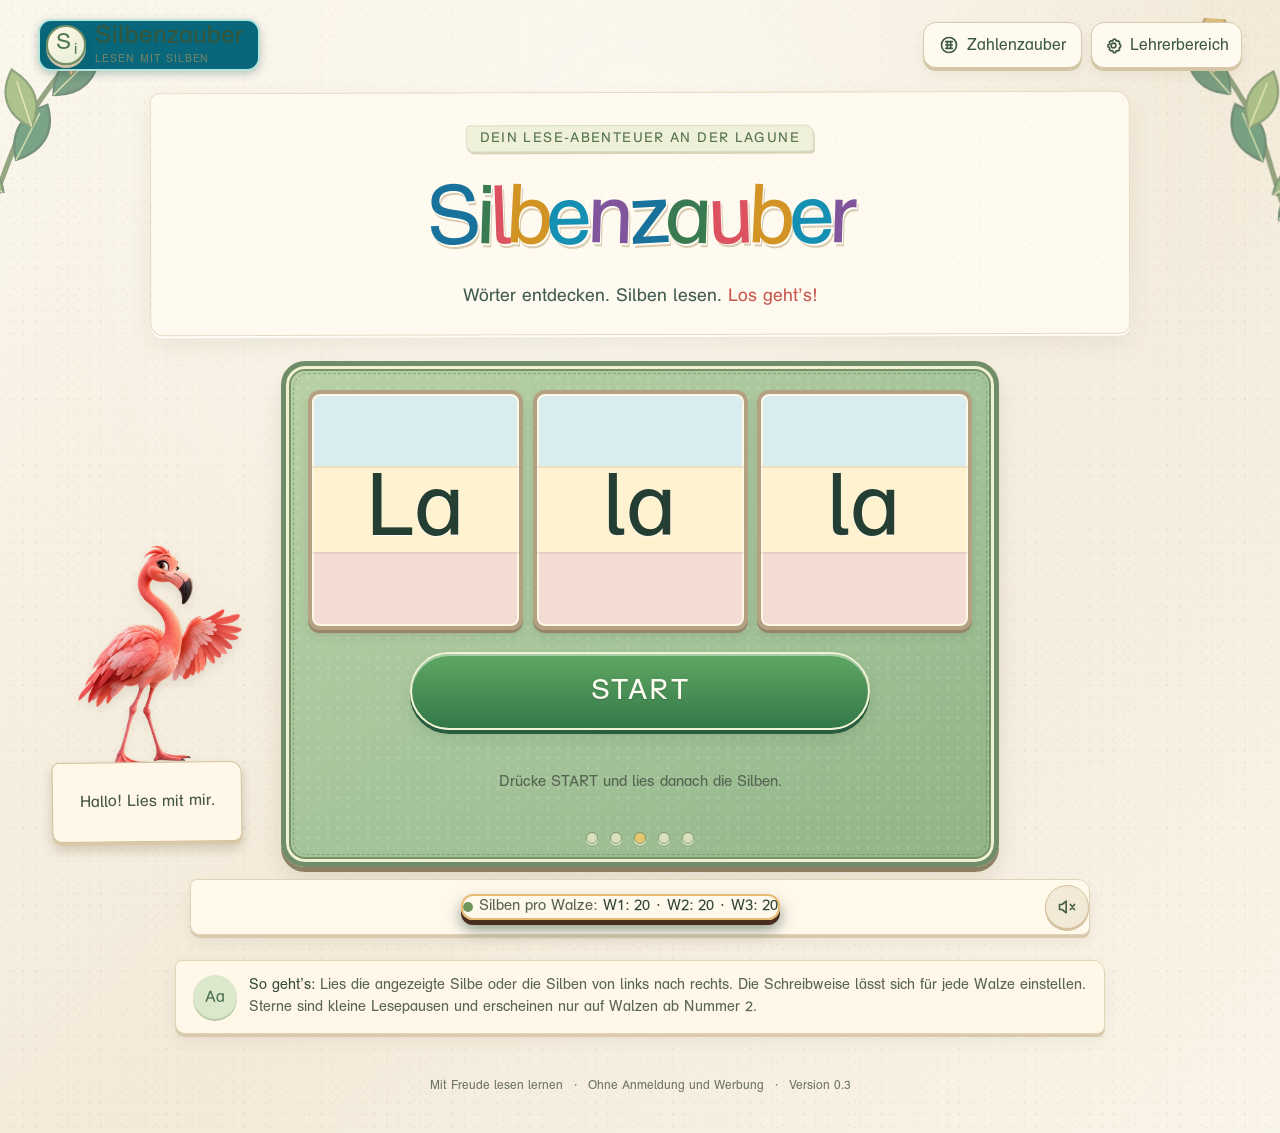
<file: index.html>
<!doctype html>
<html lang="de">
<head>
  <meta charset="UTF-8" />
  <meta name="viewport" content="width=device-width, initial-scale=1.0" />
  <meta name="theme-color" content="#145b59" />
  <meta name="description" content="Silbenzauber: ein kindgerechter Lese-Automat für die Grundschule." />
  <title>Silbenzauber – Lesen mit Silben</title>
  <link rel="stylesheet" href="styles.css" />
  <link rel="stylesheet" href="design-beta.css" />
  <script src="logic.js" defer></script>
  <script src="app.js" defer></script>
  <script src="https://hunderterfeldzauber.pages.dev/zauberwelt-nav.js" defer></script>
</head>
<body class="silbenzauber-design-beta">
  <div class="paper-foliage paper-foliage--left" aria-hidden="true"></div>
  <div class="paper-foliage paper-foliage--right" aria-hidden="true"></div>
  <div class="page-shell">
    <header class="site-header">
      <a class="brand" href="#hauptinhalt" aria-label="Silbenzauber, zur Startseite">
        <span class="brand-mark" aria-hidden="true"><span>S</span><span>i</span></span>
        <span class="brand-copy">
          <span class="brand-title">Silbenzauber</span>
          <span class="brand-caption">LESEN MIT SILBEN</span>
        </span>
      </a>
      <div class="header-actions" data-zauberwelt-nav data-app="silbenzauber">
        <a class="button-outline companion-link" href="zahlenzauber/" aria-label="Zahlenzauber, Mathe-Spiel öffnen">
          <svg width="20" height="20" viewBox="0 0 24 24" fill="none" stroke="currentColor" stroke-width="2" stroke-linecap="round" stroke-linejoin="round" aria-hidden="true"><circle cx="12" cy="12" r="9"/><path d="M8 8h8M8 12h8M8 16h8"/><path d="M10 8v8m4-8v8"/></svg>
          <span>Zahlenzauber</span>
        </a>
        <button id="settingsOpen" class="settings-open button-outline" type="button" aria-label="Einstellungen öffnen" aria-haspopup="dialog">
          <svg width="19" height="19" viewBox="0 0 24 24" fill="none" stroke="currentColor" stroke-width="2" stroke-linecap="round" stroke-linejoin="round" aria-hidden="true"><circle cx="12" cy="12" r="3"/><path d="M19.4 15a1.7 1.7 0 0 0 .34 1.86l.07.07-2.12 2.12-.07-.07a1.7 1.7 0 0 0-1.86-.34 1.7 1.7 0 0 0-1.04 1.56V21h-3v-.8A1.7 1.7 0 0 0 10.7 18.6a1.7 1.7 0 0 0-1.86.34l-.07.07-2.12-2.12.07-.07A1.7 1.7 0 0 0 7.06 15a1.7 1.7 0 0 0-1.56-1.04H5v-3h.5a1.7 1.7 0 0 0 1.56-1.04 1.7 1.7 0 0 0-.34-1.86l-.07-.07 2.12-2.12.07.07a1.7 1.7 0 0 0 1.86.34A1.7 1.7 0 0 0 11.74 4.7V4h3v.7A1.7 1.7 0 0 0 15.78 6.3a1.7 1.7 0 0 0 1.86-.34l.07-.07 2.12 2.12-.07.07a1.7 1.7 0 0 0-.34 1.86 1.7 1.7 0 0 0 1.56 1.04H21v3h-.02A1.7 1.7 0 0 0 19.4 15Z"/></svg>
          <span>Lehrerbereich</span>
        </button>
      </div>
    </header>

    <main id="hauptinhalt">
      <div class="intro wood-title">
        <div class="eyebrow">Dein Lese-Abenteuer an der Lagune</div>
        <h1 aria-label="Silbenzauber" data-title="Silbenzauber"><span aria-hidden="true">S</span><span aria-hidden="true">i</span><span aria-hidden="true">l</span><span aria-hidden="true">b</span><span aria-hidden="true">e</span><span aria-hidden="true">n</span><span aria-hidden="true">z</span><span aria-hidden="true">a</span><span aria-hidden="true">u</span><span aria-hidden="true">b</span><span aria-hidden="true">e</span><span aria-hidden="true">r</span></h1>
        <p>Wörter entdecken. Silben lesen. <strong>Los geht’s!</strong></p>
      </div>

      <div class="play-stage" id="playStage">
        <aside class="mascot-area" id="mascotArea" data-state="idle" aria-label="Lumi, der Flamingo">
          <img class="mascot-art" src="assets/flamingo-mascot.webp" alt="" width="1280" height="1280" draggable="false" />
          <p class="mascot-speech" id="mascotMessage" role="status" aria-live="polite">Hallo! Lies mit mir.</p>
        </aside>

        <section class="machine-area" aria-label="Silbenautomat">
          <div class="machine-frame">
            <div id="reels" class="reels" style="--reel-count:3" aria-label="Drei Silbenwalzen"></div>
            <div class="machine-controls">
              <button id="spinButton" class="spin-button" type="button">
                <span class="button-symbol" aria-hidden="true">↻</span>
                <span id="spinButtonText">START</span>
                <span class="button-symbol" aria-hidden="true">↻</span>
              </button>
              <div id="instruction" class="instruction" role="status" aria-live="polite" aria-atomic="true">Drücke START und lies danach die Silben.</div>
            </div>
            <div class="machine-foot" aria-hidden="true"><span></span><span></span><span></span><span></span><span></span></div>
          </div>
        </section>
      </div>

      <div class="below-machine">
        <div id="selectionSummary" class="selection-summary"></div>
        <button id="soundButton" class="sound-button" type="button" aria-label="Ton einschalten" aria-pressed="false" title="Ton ein- oder ausschalten">
          <svg class="sound-on" width="20" height="20" viewBox="0 0 24 24" stroke="currentColor" stroke-width="2" stroke-linecap="round" stroke-linejoin="round" fill="none" aria-hidden="true"><path d="M11 5 6 9H3v6h3l5 4V5Z"/><path d="M15.5 8.5a5 5 0 0 1 0 7"/><path d="M18.5 5.5a9 9 0 0 1 0 13"/></svg>
          <svg class="sound-off" width="20" height="20" viewBox="0 0 24 24" stroke="currentColor" stroke-width="2" stroke-linecap="round" stroke-linejoin="round" fill="none" aria-hidden="true"><path d="M11 5 6 9H3v6h3l5 4V5Z"/><path d="m16 9 5 6m0-6-5 6"/></svg>
        </button>
      </div>

      <aside class="learning-hint" aria-label="So geht es">
        <div class="hint-icon" aria-hidden="true">Aa</div>
        <p><strong>So geht’s:</strong> Lies die angezeigte Silbe oder die Silben von links nach rechts. Die Schreibweise lässt sich für jede Walze einstellen. Sterne sind kleine Lesepausen und erscheinen nur auf Walzen ab Nummer 2.</p>
      </aside>
    </main>

    <footer class="site-footer"><span>Mit Freude lesen lernen</span><span aria-hidden="true">·</span><span>Ohne Anmeldung und Werbung</span><span aria-hidden="true">·</span><span>Version 0.3</span></footer>
  </div>

  <dialog id="settingsDialog" class="settings-dialog" aria-labelledby="settingsTitle">
    <form id="settingsForm" class="settings-content" method="dialog" novalidate>
      <div class="modal-header">
        <div>
          <span class="modal-kicker">FÜR LEHRKRÄFTE</span>
          <h2 id="settingsTitle">Einstellungen</h2>
          <p>Lege Schreibweise, Silben und Sternfelder für jede Walze fest.</p>
        </div>
        <button id="settingsClose" class="close-button" type="button" aria-label="Einstellungen schließen">×</button>
      </div>

      <div class="modal-scroll">
        <fieldset class="settings-section">
          <legend><span class="section-number">1</span> Anzahl der Walzen</legend>
          <p>Wie viele Silben erscheinen nebeneinander?</p>
          <div id="reelCountButtons" class="segmented-options" aria-label="Walzenanzahl">
            <button type="button" class="segment" data-reel-count="1" aria-pressed="false">1 Walze</button>
            <button type="button" class="segment" data-reel-count="2" aria-pressed="false">2</button>
            <button type="button" class="segment" data-reel-count="3" aria-pressed="true">3</button>
            <button type="button" class="segment" data-reel-count="4" aria-pressed="false">4</button>
            <button type="button" class="segment" data-reel-count="5" aria-pressed="false">5</button>
          </div>
        </fieldset>

        <fieldset class="settings-section">
          <legend><span class="section-number">2</span> Vokale auswählen</legend>
          <p>Alle gewählten Vokale werden für die Silbenbildung genutzt.</p>
          <div id="vowelOptions" class="letter-options" aria-label="Vokalauswahl"></div>
        </fieldset>

        <fieldset class="settings-section">
          <legend><span class="section-number">3</span> Konsonanten auswählen</legend>
          <p>Alle gewählten Konsonanten werden für die Silbenbildung genutzt.</p>
          <div id="consonantOptions" class="letter-options" aria-label="Konsonantenauswahl"></div>
        </fieldset>

        <fieldset class="settings-section">
          <legend><span class="section-number">4</span> Walzen einzeln einstellen</legend>
          <p>Wähle für jede Walze ihre erlaubten Silben. Auf Walze 1 gibt es keinen Stern.</p>
          <div id="reelSettings" class="reel-settings-list"></div>
        </fieldset>

        <section class="preview-section" aria-labelledby="previewTitle">
          <h3 id="previewTitle">Silben-Übersicht</h3>
          <div id="syllableOverview"></div>
          <p id="formError" class="form-error" role="alert" hidden>Wähle mindestens einen Vokal und einen Konsonanten.</p>
        </section>
      </div>

      <div class="modal-actions">
        <button id="resetButton" class="reset-button" type="button">Zurücksetzen</button>
        <div class="action-toggles">
          <label class="mini-toggle"><input id="soundToggle" type="checkbox" /> Geräusche</label>
          <label class="mini-toggle"><input id="motionToggle" type="checkbox" /> Wenig Bewegung</label>
        </div>
        <button id="saveButton" class="save-button" type="submit">Übernehmen <span aria-hidden="true">✓</span></button>
      </div>
    </form>
  </dialog>
</body>
</html>
</file>
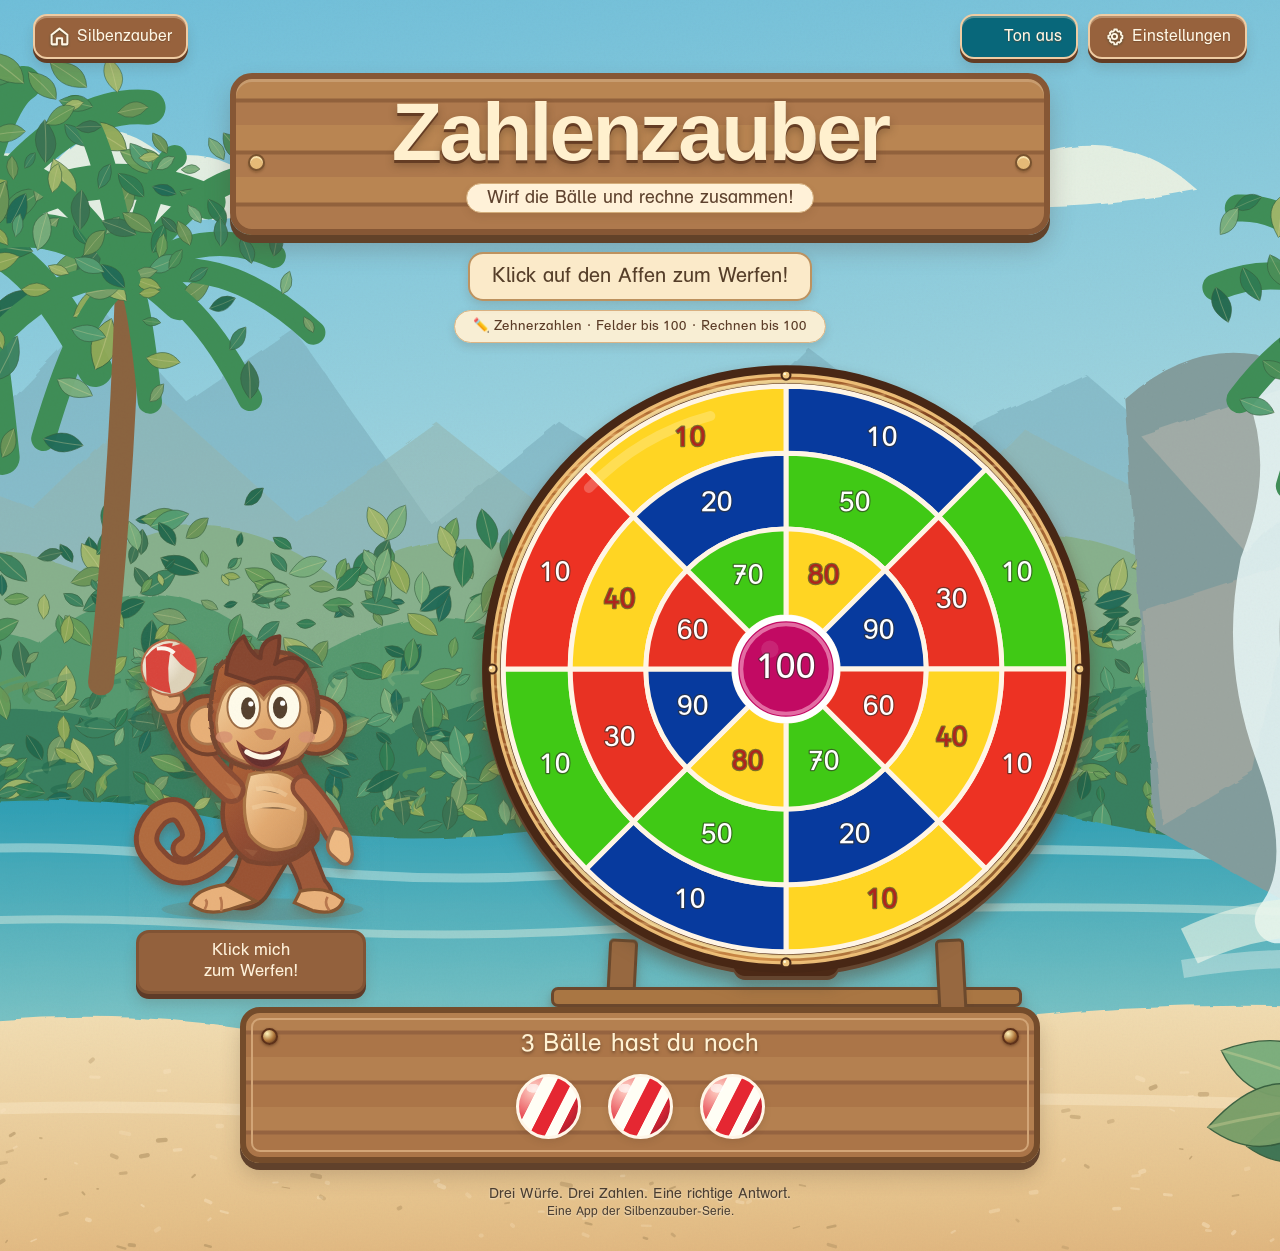
<file: zahlenzauber/index.html>
<!doctype html>
<html lang="de">
<head>
  <meta charset="utf-8">
  <meta name="viewport" content="width=device-width, initial-scale=1">
  <meta name="theme-color" content="#276c42">
  <meta name="description" content="Zahlenzauber – Affenwurf: drei Bälle werfen, Zahlen addieren und die richtige Antwort finden.">
  <title>Zahlenzauber – Affenwurf</title>
  <link rel="stylesheet" href="style.css">
  <link rel="stylesheet" href="papier-lagune.css">
  <script src="logic.js" defer></script>
  <script src="app.js" defer></script>
  <script src="https://hunderterfeldzauber.pages.dev/zauberwelt-nav.js" defer></script>
</head>
<body>
<main class="scene" id="hauptinhalt">
  <nav class="top-nav" aria-label="Lernspiele">
    <a href="../" class="nav-link"><svg viewBox="0 0 24 24" fill="none" stroke="currentColor" stroke-width="2.3" stroke-linecap="round" stroke-linejoin="round" aria-hidden="true"><path d="m3 10 9-7 9 7v10a1 1 0 0 1-1 1h-5v-7H9v7H4a1 1 0 0 1-1-1z"/></svg><span>Silbenzauber</span></a>
    <div class="nav-right" data-zauberwelt-nav data-app="zahlenzauber">
      <button id="soundButton" type="button" class="sound-button" aria-label="Geräusche einschalten" aria-pressed="false" title="Geräusche ein- oder ausschalten"><svg viewBox="0 0 24 24" fill="none" stroke="currentColor" stroke-width="2.3" stroke-linecap="round" stroke-linejoin="round" aria-hidden="true"><path d="M11 5 6 9H3v6h3l5 4V5Z"/><path d="M15.5 8.5a5 5 0 0 1 0 7M18.5 5.5a9 9 0 0 1 0 13"/><path id="soundOffSlash" d="m16 9 5 6m0-6-5 6"/></svg><span id="soundLabel">Ton aus</span></button>
      <button id="openConfig" type="button" class="teacher-button" aria-haspopup="dialog"><svg viewBox="0 0 24 24" fill="none" stroke="currentColor" stroke-width="2.1" stroke-linecap="round" stroke-linejoin="round" aria-hidden="true"><circle cx="12" cy="12" r="3"/><path d="M19.4 15a1.7 1.7 0 0 0 .34 1.86l.07.07-2.12 2.12-.07-.07a1.7 1.7 0 0 0-1.86-.34 1.7 1.7 0 0 0-1.04 1.56V21h-3v-.8A1.7 1.7 0 0 0 10.7 18.6a1.7 1.7 0 0 0-1.86.34l-.07.07-2.12-2.12.07-.07A1.7 1.7 0 0 0 7.06 15a1.7 1.7 0 0 0-1.56-1.04H5v-3h.5a1.7 1.7 0 0 0 1.56-1.04 1.7 1.7 0 0 0-.34-1.86l-.07-.07 2.12-2.12.07.07a1.7 1.7 0 0 0 1.86.34A1.7 1.7 0 0 0 11.74 4.7V4h3v.7A1.7 1.7 0 0 0 15.78 6.3a1.7 1.7 0 0 0 1.86-.34l.07-.07 2.12 2.12-.07.07a1.7 1.7 0 0 0-.34 1.86 1.7 1.7 0 0 0 1.56 1.04H21v3h-.02A1.7 1.7 0 0 0 19.4 15Z"/></svg><span>Einstellungen</span></button>
    </div>
  </nav>
  <header class="wood-title">
    <h1 aria-label="Zahlenzauber" data-title="Zahlenzauber"><span class="title-word" aria-hidden="true"><span>Z</span><span>a</span><span>h</span><span>l</span><span>e</span><span>n</span></span><span class="title-word title-word-second" aria-hidden="true"><span>z</span><span>a</span><span>u</span><span>b</span><span>e</span><span>r</span></span></h1>
    <p>Wirf die Bälle und rechne zusammen!</p>
  </header>
  <div id="instruction" class="instruction" role="status" aria-live="polite">Klick auf den Affen zum Werfen!</div>
  <div id="activeSettings" class="active-settings" aria-label="Aktuelle Recheneinstellungen"></div>
  <div id="saveToast" class="save-toast" role="status" aria-live="polite" hidden></div>
  <section class="play-area" aria-label="Affenwurf">
    <div class="monkey-area">
      <button type="button" id="monkey" class="monkey-button" aria-label="Affe anklicken, um einen Ball zu werfen">
        <img id="monkeyDrawing" class="monkey-drawing" src="assets/monkey-mascot.webp" alt="" draggable="false">
      </button>
      <p id="monkeyMessage" class="wood-sign">Klick mich<br>zum Werfen!</p>
    </div>
    <div class="target-stand">
      <svg id="target" class="target" viewBox="0 0 500 520" role="img" aria-label="Zielscheibe mit Zahlenfeldern und geworfenen Bällen"></svg>
      <div class="stand-foot" aria-hidden="true"></div>
    </div>
  </section>
  <section id="playBoard" class="game-board" aria-label="Bälle und Rechenaufgabe" aria-live="polite"></section>
  <footer class="page-foot">Drei Würfe. Drei Zahlen. Eine richtige Antwort. <span>Eine App der Silbenzauber-Serie.</span></footer>
</main>
<dialog id="settingsDialog" class="settings-dialog" aria-labelledby="settingsTitle">
  <form id="configForm" novalidate>
    <div class="dialog-title">
      <h2 id="settingsTitle">⚙️ Lehrkraft-Einstellungen</h2>
      <button id="closeConfig" type="button" class="close-dialog" aria-label="Einstellungen schließen">✕</button>
    </div>
    <p class="dialog-intro">Passe Zahlen und Würfe an den Rechenraum deiner Klasse an.</p>
    <fieldset class="form-section">
      <legend>1 · Welche Zahlen?</legend>
      <div class="radio-row">
        <label class="choice-label"><input type="radio" name="mode" value="tens" checked> Zehnerzahlen</label>
        <label class="choice-label"><input type="radio" name="mode" value="mixed"> Gemischte Zahlen</label>
      </div>
      <p class="field-hint">Zehner: 10, 20, 30 … · Gemischt: auch 7, 23, 45 …</p>
    </fieldset>
    <div class="settings-columns">
      <label class="form-section input-section">2 · Höchste normale Feldzahl
        <input id="maxField" type="number" min="10" max="1000" value="100" step="10" inputmode="numeric" required>
        <span class="field-hint">Die Mitte mit 100 ist ein eigenes Sonderfeld.</span>
      </label>
      <label class="form-section input-section">3 · Höchste Gesamtsumme
        <input id="maxTotal" type="number" min="30" max="3000" value="100" step="10" inputmode="numeric" required>
        <span class="field-hint">Die Summe aller drei Würfe überschreitet diesen Wert nie.</span>
      </label>
    </div>
    <fieldset class="form-section">
      <legend>4 · Wann darf die Mitte (100) getroffen werden?</legend>
      <div class="center-options">
        <label class="choice-label"><input type="radio" name="centerMode" value="normal"> Normal treffen</label>
        <label class="choice-label"><input type="radio" name="centerMode" value="never"> Nie treffen</label>
        <label class="choice-label"><input type="radio" name="centerMode" value="afterTwoMisses" checked> Erst nach zwei Nieten möglich</label>
      </div>
      <p class="field-hint">Das mittlere Feld bleibt immer sichtbar. Beim Werfen gelten die gewählte Regel und die maximale Gesamtsumme.</p>
      <div id="ruleNotice" class="rule-notice" role="status" aria-live="polite"></div>
    </fieldset>
    <label class="form-section miss-checkbox">
      <input type="checkbox" id="allowMisses" checked>
      <span><strong>Fehlwürfe / Nieten erlauben</strong><small>Ein Ball fliegt vorbei und zählt 0 Punkte.</small></span>
    </label>
    <div id="settingsHint" class="settings-hint" aria-live="polite"></div>
    <p class="form-error" id="configError" role="alert" hidden></p>
    <div class="dialog-actions">
      <button type="button" id="resetConfig" class="reset-button">Zurücksetzen</button>
      <button type="button" id="cancelConfig" class="cancel-button">Abbrechen</button>
      <button type="submit" class="save-button">✓ Speichern</button>
    </div>
    <p id="saveStatus" class="storage-note">Die Einstellungen bleiben nach dem Speichern auf diesem Gerät erhalten.</p>
  </form>
</dialog>
</body>
</html>
</file>
<file: styles.css>
@font-face {
  font-family: 'Druckschrift BY WOK';
  src: url('./fonts/Druckschrift_BY_WOK.ttf') format('truetype');
  font-style: normal;
  font-weight: 400;
  font-display: swap;
}

:root {
  --page: #f5fbf6;
  --panel: #ffffff;
  --ink: #25352b;
  --subtle: #6b7c71;
  --green-1: #d9f0df;
  --green-2: #8fcf9f;
  --green-3: #4aa56b;
  --green-4: #2f7c4d;
  --green-5: #235c3b;
  --cream: #fefcf4;
  --outline: #214d34;
  --shadow: rgba(28, 72, 45, 0.16);
  --font-main: Arial, Helvetica, sans-serif;
}

* { box-sizing: border-box; }
html { scroll-behavior: smooth; }
body {
  margin: 0;
  background:
    radial-gradient(ellipse at 50% -18%, #ffffff 0%, transparent 55%),
    linear-gradient(180deg, #f5fbf6 0%, #eaf5ed 100%);
  color: var(--ink);
  font-family: var(--font-main);
}
button, input { font: inherit; }
button { cursor: pointer; }
@media (hover: hover) and (pointer: fine) {
  :root {
    --wand-cursor: url("data:image/svg+xml,%3Csvg xmlns='http://www.w3.org/2000/svg' width='32' height='32' viewBox='0 0 32 32'%3E%3Cpath d='M7 25L24 8' stroke='%23235c3b' stroke-width='6' stroke-linecap='round'/%3E%3Cpath d='M7 25L24 8' stroke='%23f3d77a' stroke-width='3' stroke-linecap='round'/%3E%3Ccircle cx='24' cy='8' r='3' fill='%23fff4bf' stroke='%23235c3b' stroke-width='1.5'/%3E%3C/svg%3E") 5 27;
  }
  body { cursor: var(--wand-cursor), auto; }
  button, a, label, input[type='checkbox'] {
    cursor: var(--wand-cursor), pointer;
  }
  input:not([type='checkbox']), textarea, [contenteditable='true'] { cursor: text; }
  select, input[type='range'] { cursor: auto; }
}
button:focus-visible, input:focus-visible {
  outline: 4px solid #1a7ee5;
  outline-offset: 2px;
}
.page-shell {
  min-height: 100dvh;
  width: min(1120px, 100%);
  margin: 0 auto;
  padding: 0 20px 28px;
}
.site-header {
  min-height: 92px;
  display: flex;
  align-items: center;
  justify-content: space-between;
  gap: 12px;
}
.brand {
  display: inline-flex;
  align-items: center;
  gap: 13px;
  color: inherit;
  text-decoration: none;
}
.brand-mark {
  width: 56px;
  height: 56px;
  border-radius: 16px;
  border: 3px solid var(--outline);
  background: linear-gradient(180deg, #dff4e6 0%, #b6dfc3 100%);
  box-shadow: 0 10px 20px var(--shadow);
  display: grid;
  place-items: center;
  color: var(--green-5);
  font-weight: 900;
  position: relative;
}
.brand-mark span:first-child {
  position: absolute;
  font-size: 28px;
  left: 13px;
  top: 8px;
}
.brand-mark span:last-child {
  position: absolute;
  font-size: 18px;
  right: 13px;
  bottom: 10px;
}
.brand-copy {
  display: flex;
  flex-direction: column;
  line-height: 1;
}
.brand-title {
  font-size: 1.56rem;
  font-weight: 900;
  letter-spacing: -0.03em;
}
.brand-caption {
  margin-top: 4px;
  color: var(--subtle);
  font-size: 0.67rem;
  font-weight: 800;
  letter-spacing: 0.18em;
}
.button-outline {
  min-height: 48px;
  border-radius: 15px;
  border: 2px solid #d6e7da;
  background: rgba(255, 255, 255, 0.86);
  box-shadow: 0 6px 16px rgba(22, 65, 39, 0.08);
  padding: 11px 16px;
  display: inline-flex;
  align-items: center;
  gap: 8px;
  font-weight: 800;
  color: var(--ink);
}
.button-outline:hover { background: white; }
.intro {
  margin: 34px 0 28px;
  text-align: center;
}
.eyebrow {
  display: inline-flex;
  align-items: center;
  justify-content: center;
  border-radius: 999px;
  background: #e9f7ee;
  border: 1px solid #cfe8d6;
  padding: 9px 14px;
  color: var(--green-5);
  font-size: 0.78rem;
  font-weight: 800;
  letter-spacing: 0.08em;
  text-transform: uppercase;
}
.intro h1 {
  margin: 16px 0 10px;
  font-size: clamp(2rem, 5vw, 3.6rem);
  line-height: 0.95;
  letter-spacing: -0.06em;
}
.intro h1 span { color: var(--green-4); }
.intro p {
  margin: 0 auto;
  max-width: 560px;
  color: #4f5f55;
  font-size: 1rem;
  line-height: 1.5;
}
.machine-area { position: relative; }
.machine-frame {
  width: min(100%, 900px);
  margin: 0 auto;
  border-radius: 36px;
  border: 8px solid #214d34;
  background: linear-gradient(145deg, #72c18a 0%, #459963 54%, #347d50 100%);
  box-shadow: 0 22px 44px rgba(22, 63, 39, 0.22), inset 0 2px 0 rgba(255,255,255,.32), inset 0 -5px 0 rgba(22,72,41,.2);
  padding: 24px 22px 18px;
  position: relative;
}
.machine-frame::before {
  content: '';
  position: absolute;
  inset: 7px;
  border: 1px solid rgba(237, 255, 241, .32);
  border-radius: 27px;
  pointer-events: none;
}
.reels {
  --reel-count: 3;
  display: grid;
  grid-template-columns: repeat(var(--reel-count), minmax(0, 1fr));
  gap: 10px;
}
.reel {
  min-width: 0;
  height: clamp(132px, 19vw, 186px);
  border-radius: 16px;
  border: 4px solid #d2e5d7;
  background: linear-gradient(180deg, #fffefa 0%, #e9f2eb 100%);
  box-shadow: inset 0 4px 10px rgba(35, 75, 48, .14), inset 0 -4px 8px rgba(255,255,255,.88), 0 3px 0 rgba(28, 81, 45, .26);
  display: grid;
  place-items: center;
  position: relative;
  overflow: hidden;
}
.reel::before, .reel::after {
  content: '';
  position: absolute;
  left: 10px;
  right: 10px;
  height: 14px;
  border-radius: 999px;
  background: linear-gradient(180deg, rgba(41,69,51,0.12), transparent);
}
.reel::before { top: 9px; }
.reel::after { bottom: 9px; transform: scaleY(-1); }
.reel-symbol {
  font-family: 'Druckschrift BY WOK', Arial, Helvetica, sans-serif;
  font-size: clamp(2.6rem, 8vw, 4.7rem);
  font-weight: 400;
  color: #1f5736;
  letter-spacing: 0;
  text-transform: none;
}
.reels[data-count='4'] .reel-symbol { font-size: clamp(2rem, 6vw, 3.5rem); }
.reels[data-count='5'] .reel-symbol { font-size: clamp(1.2rem, 5vw, 2.5rem); }
.reel-symbol.symbol-star {
  font-size: clamp(2.4rem, 7vw, 4rem);
  font-family: Arial, Helvetica, sans-serif;
  font-weight: 700;
  color: #de9f2f;
}
.reel-track {
  /* Die Animationsspur darf die Grid-Zeilen und Automatenmaße nicht verändern. */
  position: absolute;
  top: 0;
  left: 0;
  width: 100%;
  min-width: 0;
  display: flex;
  flex-direction: column;
  will-change: transform;
  transition-property: transform;
  transition-timing-function: cubic-bezier(.08, .76, .12, 1);
}
.reel-track .reel-symbol {
  flex: 0 0 var(--reel-cell-height);
  width: 100%;
  height: var(--reel-cell-height);
  display: grid;
  place-items: center;
}
.reel.rolling .reel-symbol { filter: blur(.55px); opacity: .9; }
.reel.landed { animation: reel-lock .2s ease-out; }
@keyframes reel-lock {
  0% { transform: scaleY(1); }
  48% { transform: scaleY(.985); }
  100% { transform: scaleY(1); }
}
.machine-controls { margin-top: 22px; }
.spin-button {
  width: 100%;
  min-height: 78px;
  border: 4px solid #d9f0df;
  background: linear-gradient(180deg, #3c965e 0%, #267447 100%);
  color: #fff;
  box-shadow: 0 7px 0 #1f5c38, 0 10px 18px rgba(20, 67, 38, .2), inset 0 2px 0 rgba(255,255,255,.2);
  border-radius: 20px;
  display: inline-flex;
  justify-content: center;
  align-items: center;
  gap: 12px;
  font-size: 1.88rem;
  font-weight: 900;
  letter-spacing: 0.05em;
}
.spin-button:hover:not(:disabled) { transform: translateY(-2px); filter: brightness(1.04); }
.spin-button:active:not(:disabled) { transform: translateY(3px); box-shadow: 0 3px 0 #1f5c38, inset 0 2px 0 rgba(255,255,255,.16); }
.spin-button:disabled { opacity: 0.7; cursor: wait; }
.button-symbol { font-size: 1.5rem; }
.instruction {
  margin-top: 13px;
  min-height: 54px;
  border-radius: 14px;
  border: 2px solid #d2e8d8;
  background: #edf7ef;
  color: #214d34;
  display: flex;
  align-items: center;
  justify-content: center;
  text-align: center;
  font-size: 0.97rem;
  font-weight: 700;
  line-height: 1.45;
  padding: 10px 14px;
}
.machine-foot {
  display: flex;
  justify-content: center;
  gap: 16px;
  margin-top: 16px;
}
.machine-foot span {
  width: 22px;
  height: 22px;
  border-radius: 50%;
  background: #d8efe0;
  border: 1px solid rgba(33,77,52,.16);
}
.machine-foot span:nth-child(3) { background: #fff0aa; }
.below-machine {
  width: min(100%, 900px);
  min-height: 48px;
  margin: 24px auto 0;
  display: flex;
  align-items: center;
  justify-content: center;
  gap: 12px;
  position: relative;
}
.selection-summary {
  display: flex;
  flex-wrap: wrap;
  gap: 6px;
  justify-content: center;
  align-items: center;
  text-align: center;
  color: #4f5f55;
  font-size: 0.94rem;
  line-height: 1.45;
}
.selection-summary strong { color: var(--ink); }
.selection-dot {
  width: 10px;
  height: 10px;
  border-radius: 50%;
  background: var(--green-3);
}
.sound-button {
  width: 48px;
  height: 48px;
  padding: 0;
  border: 2px solid #d2e4d7;
  background: white;
  color: #7d857f;
  border-radius: 50%;
  display: grid;
  place-items: center;
  position: absolute;
  right: 0;
  flex: none;
}
.sound-button .sound-on { display: none; }
.sound-button.enabled {
  background: #e7f7ec;
  color: var(--green-4);
  border-color: #8fc4a1;
}
.sound-button.enabled .sound-on { display: block; }
.sound-button.enabled .sound-off { display: none; }
.learning-hint {
  width: min(100%, 900px);
  margin: 24px auto 0;
  padding: 15px 17px;
  border-radius: 20px;
  border: 2px solid #dcecdf;
  background: var(--panel);
  display: flex;
  gap: 12px;
  align-items: center;
}
.hint-icon {
  width: 44px;
  height: 44px;
  flex: none;
  border-radius: 14px;
  background: #e8f5ec;
  color: var(--green-5);
  display: grid;
  place-items: center;
  font-weight: 900;
}
.learning-hint p {
  margin: 0;
  color: #55655b;
  font-size: 0.91rem;
  line-height: 1.5;
}
.learning-hint strong { color: var(--ink); }
.site-footer {
  display: flex;
  justify-content: center;
  align-items: center;
  gap: 10px;
  flex-wrap: wrap;
  color: #7b857e;
  text-align: center;
  margin: 30px 0 2px;
  font-size: 0.76rem;
}

/* Dialog */
.settings-dialog {
  width: min(94vw, 880px);
  max-height: min(92dvh, 980px);
  border: 0;
  padding: 0;
  border-radius: 24px;
  background: #fffefb;
  color: var(--ink);
  box-shadow: 0 24px 90px rgba(18, 41, 27, 0.28);
  overflow: hidden;
}
.settings-dialog::backdrop {
  background: rgba(24, 36, 29, 0.58);
  backdrop-filter: blur(3px);
}
.settings-content {
  max-height: min(92dvh, 980px);
  display: flex;
  flex-direction: column;
}
.modal-header {
  display: flex;
  justify-content: space-between;
  align-items: flex-start;
  gap: 16px;
  background: linear-gradient(180deg, #edf8f0 0%, #dff0e4 100%);
  padding: 24px 26px 20px;
  border-bottom: 2px solid #d6eadb;
}
.modal-kicker {
  display: block;
  margin-bottom: 3px;
  color: var(--green-4);
  font-size: 0.65rem;
  font-weight: 900;
  letter-spacing: 0.18em;
}
.modal-header h2 {
  margin: 0 0 4px;
  font-size: 1.9rem;
  letter-spacing: -0.05em;
}
.modal-header p {
  margin: 0;
  color: #597162;
  font-size: 0.87rem;
  line-height: 1.4;
}
.close-button {
  width: 48px;
  height: 48px;
  border-radius: 13px;
  border: 2px solid #c6ddce;
  background: rgba(255,255,255,0.72);
  color: #456252;
  font-size: 2rem;
  line-height: 1;
}
.modal-scroll {
  overflow-y: auto;
  padding: 24px 27px 12px;
}
.settings-section {
  margin: 0 0 22px;
  padding: 0 0 20px;
  border: 0;
  border-bottom: 1px solid #e9eee9;
}
.settings-section legend {
  padding: 0;
  margin-bottom: 8px;
  display: flex;
  align-items: center;
  gap: 10px;
  font-size: 1.03rem;
  font-weight: 900;
}
.section-number {
  display: inline-grid;
  place-items: center;
  width: 30px;
  height: 30px;
  border-radius: 9px;
  background: #d9f0df;
  color: var(--green-5);
  font-size: 0.85rem;
}
.settings-section > p {
  margin: 0 0 13px 40px;
  color: #6f7a73;
  font-size: 0.84rem;
}
.segmented-options, .letter-options, .syllable-options {
  display: flex;
  flex-wrap: wrap;
  gap: 10px;
}
.segmented-options { margin-left: 40px; }
.segment, .letter-chip, .syllable-chip, .mini-action {
  min-height: 46px;
  border-radius: 12px;
  border: 2px solid #d9e2db;
  background: white;
  color: #3d4e43;
  font-weight: 800;
}
.segment, .letter-chip { min-width: 54px; }
.segment[aria-pressed='true'],
.letter-chip[aria-pressed='true'],
.syllable-chip[aria-pressed='true'] {
  border-color: var(--green-4);
  background: #e5f6ea;
  color: var(--green-5);
  box-shadow: 0 3px 0 var(--green-4);
}
.segment:hover, .letter-chip:hover, .syllable-chip:hover, .mini-action:hover { background: #f7fbf8; }
.letter-chip { width: 54px; font-size: 1.08rem; }
.reel-settings-list { display: grid; gap: 15px; }
.reel-settings-card {
  border: 1px solid #e4ece6;
  border-radius: 18px;
  background: #fbfdfb;
  padding: 14px;
}
.reel-settings-header {
  display: flex;
  justify-content: space-between;
  align-items: flex-start;
  gap: 12px;
  margin-bottom: 8px;
}
.reel-settings-header h4 {
  margin: 0;
  font-size: 1rem;
}
.reel-settings-header p {
  margin: 4px 0 0;
  color: #68796f;
  font-size: 0.8rem;
}
.reel-settings-actions {
  display: flex;
  gap: 8px;
}
.case-setting {
  display: flex;
  align-items: center;
  justify-content: space-between;
  gap: 12px;
  border: 0;
  padding: 0;
  margin: 12px 0 4px;
}
.case-setting legend {
  padding: 0;
  color: #52685a;
  font-size: .84rem;
  font-weight: 800;
}
.case-options {
  display: flex;
  flex-wrap: wrap;
  gap: 8px;
}
.case-option {
  min-width: 60px;
  min-height: 46px;
  padding: 6px 12px;
  border: 2px solid #d8e4da;
  border-radius: 11px;
  background: #fff;
  color: #334d3b;
  font-size: 1rem;
  font-family: 'Druckschrift BY WOK', Arial, Helvetica, sans-serif;
  font-weight: 400;
}
.case-option[aria-pressed='true'] {
  border-color: var(--green-4);
  background: #e4f4e8;
  color: var(--green-5);
  box-shadow: 0 3px 0 var(--green-4);
}
.case-option:hover { background: #f0f8f2; }
.mini-action {
  min-height: 44px;
  padding: 6px 10px;
  font-size: 0.83rem;
}
.toggle-row {
  min-height: 60px;
  display: flex;
  align-items: center;
  justify-content: space-between;
  gap: 12px;
  cursor: pointer;
  padding: 6px 0;
}
.toggle-row > span:first-child {
  display: flex;
  flex-direction: column;
  gap: 3px;
}
.toggle-row strong { font-size: 0.91rem; }
.toggle-row small {
  color: #758177;
  font-size: 0.78rem;
  line-height: 1.35;
}
.toggle-row input {
  position: absolute;
  opacity: 0;
  width: 44px;
  height: 28px;
}
.toggle-track {
  display: block;
  width: 47px;
  height: 28px;
  border-radius: 30px;
  background: #d6ddd7;
  border: 2px solid #c2cac4;
  position: relative;
  flex: none;
}
.toggle-track::after {
  content: '';
  position: absolute;
  top: 3px;
  left: 3px;
  width: 18px;
  height: 18px;
  border-radius: 50%;
  background: white;
  box-shadow: 0 1px 3px rgba(0,0,0,.18);
  transition: transform .2s;
}
.toggle-row input:checked + .toggle-track {
  background: #83c89a;
  border-color: #4f9d6a;
}
.toggle-row input:checked + .toggle-track::after { transform: translateX(19px); }
.toggle-row input:disabled + .toggle-track {
  background: #ecefed;
  border-color: #dde3de;
  opacity: 0.9;
}
.reel-selection-info {
  margin: 2px 0 10px;
  color: #67766d;
  font-size: 0.82rem;
}
.syllable-chip {
  min-height: 44px;
  min-width: 58px;
  padding: 6px 11px;
  font-family: 'Druckschrift BY WOK', Arial, Helvetica, sans-serif;
  font-weight: 400;
  font-size: 1rem;
}
.preview-section {
  background: #f8fbf9;
  border: 1px solid #dce8df;
  border-radius: 16px;
  padding: 15px 17px;
}
.preview-section h3 {
  margin: 0 0 11px;
  font-size: 0.98rem;
}
.overview-copy {
  margin: 0 0 10px;
  color: #5b6b61;
  font-size: 0.84rem;
}
.preview-chips {
  display: flex;
  gap: 7px;
  flex-wrap: wrap;
}
.preview-chip {
  background: white;
  color: #3b4f41;
  border: 1px solid #d7e6da;
  border-radius: 9px;
  font-family: 'Druckschrift BY WOK', Arial, Helvetica, sans-serif;
  font-weight: 400;
  padding: 6px 10px;
}
.preview-extra {
  align-self: center;
  color: #728076;
  font-size: 0.8rem;
}
.form-error {
  color: #b52833;
  font-size: 0.86rem;
  margin: 12px 0 0;
  font-weight: 700;
}
.modal-actions {
  display: flex;
  justify-content: space-between;
  align-items: center;
  gap: 12px;
  background: white;
  border-top: 1px solid #e7ece8;
  padding: 16px 24px;
  flex-wrap: wrap;
}
.action-toggles {
  display: flex;
  gap: 16px;
  flex-wrap: wrap;
  color: #5e6d64;
  font-size: 0.86rem;
  font-weight: 700;
}
.mini-toggle {
  display: inline-flex;
  align-items: center;
  gap: 8px;
}
.reset-button {
  border-radius: 12px;
  border: 2px solid #d8e0da;
  background: white;
  color: #637066;
  padding: 12px 16px;
  font-weight: 800;
}
.save-button {
  min-width: 170px;
  border-radius: 12px;
  border: 2px solid #2a7b4b;
  background: #3b9c61;
  color: white;
  box-shadow: 0 3px 0 #2a7b4b;
  padding: 12px 18px;
  font-weight: 900;
}
.save-button:disabled { opacity: 0.45; box-shadow: none; }
.save-button:hover:not(:disabled) { background: #338854; }

@media (min-width: 1000px) {
  .reel { height: clamp(186px, 20vw, 240px); }
  .reel-symbol { font-size: clamp(4.2rem, 7vw, 5.5rem); }
  .reels[data-count='4'] .reel-symbol { font-size: clamp(3.5rem, 5vw, 4.4rem); }
  .reels[data-count='5'] .reel-symbol { font-size: clamp(2.5rem, 4vw, 3.3rem); }
}

@media (max-width: 860px) {
  .modal-header, .modal-scroll { padding-left: 20px; padding-right: 20px; }
  .settings-section > p, .segmented-options { margin-left: 0; }
}
@media (max-width: 740px) {
  .page-shell { padding: 0 16px 22px; }
  .site-header { min-height: 82px; }
  .brand-mark { width: 48px; height: 48px; border-radius: 13px; }
  .brand-mark span:first-child { font-size: 24px; left: 11px; top: 7px; }
  .brand-mark span:last-child { font-size: 16px; right: 12px; bottom: 9px; }
  .brand-caption { font-size: 0.55rem; }
  .settings-open { padding: 10px 11px; font-size: 0.82rem; }
  .intro { margin-top: 28px; }
  .machine-frame { border-width: 6px; padding: 19px 15px 14px; border-radius: 28px; }
  .machine-frame::before { border-radius: 20px; }
  .reel { height: clamp(118px, 27vw, 166px); }
  .reel-symbol { font-size: clamp(2.55rem, 8vw, 4.1rem); }
  .spin-button { min-height: 68px; font-size: 1.68rem; }
  .instruction { margin-top: 11px; font-size: 0.91rem; }
  .below-machine { margin-top: 20px; padding-right: 44px; }
}
@media (max-width: 480px) {
  .page-shell { padding-left: 12px; padding-right: 12px; }
  .brand-title { font-size: 1.28rem; }
  .settings-open { gap: 6px; font-size: 0.76rem; padding: 9px 9px; border-radius: 12px; }
  .machine-frame { padding: 15px 11px 12px; border-width: 5px; border-radius: 23px; }
  .machine-frame::before { inset: 5px; border-radius: 15px; }
    .reels { gap: 7px; }
  .reel { border-width: 3px; height: 112px; border-radius: 13px; }
  .reel-symbol { font-size: 2.6rem; }
  .reels[data-count='4'] .reel-symbol { font-size: clamp(1.35rem, 7vw, 2rem); }
  .reels[data-count='5'] .reel-symbol { font-size: clamp(1.15rem, 6vw, 1.65rem); }
  .spin-button { min-height: 64px; font-size: 1.52rem; }
  .button-symbol { font-size: 1.28rem; }
  .selection-summary { font-size: 0.8rem; }
  .learning-hint { padding: 12px; }
  .learning-hint p { font-size: 0.82rem; }
  .modal-header { padding: 20px 17px 16px; }
  .modal-scroll { padding: 18px 17px 10px; }
  .reel-settings-header { flex-direction: column; align-items: stretch; }
  .reel-settings-actions { justify-content: flex-start; }
  .case-setting { align-items: flex-start; flex-direction: column; }
  .case-options { width: 100%; }
  .case-option { flex: 1 1 0; min-width: 0; }
  .modal-actions { padding: 14px 16px; }
  .save-button { min-width: 145px; }
}
@media (max-width: 375px) {
  .settings-open { min-width: 44px; min-height: 44px; justify-content: center; padding: 8px; }
  .settings-open span { display: none; }
}
@media (prefers-reduced-motion: reduce) {
  *, *::before, *::after {
    animation-duration: 0.01ms !important;
    transition-duration: 0.01ms !important;
    scroll-behavior: auto !important;
  }
}

/* Silbenzauber-Serie: Lagune, Holzschild und plastische Spieloberflächen. */
:root {
  --lagoon-deep: #145b59;
  --lagoon: #1f8f91;
  --lagoon-light: #7ad8d1;
  --wood-dark: #4c2814;
  --wood-mid: #99531f;
  --wood-light: #e3a157;
  --flamingo: #e9767b;
  --cream: #fff7dc;
  --series-shadow: 0 14px 32px #153b2e40;
}

html { min-width: 320px; min-height: 100%; background: #145b59; }
body {
  position: relative;
  min-width: 320px;
  min-height: 100vh;
  isolation: isolate;
  overflow-x: hidden;
  background: linear-gradient(180deg, #4dc8e2, #278c82 63%, #17593e);
}
body::before {
  position: fixed;
  z-index: -2;
  inset: 0;
  content: '';
  background: linear-gradient(180deg, #dbffff18 0%, #f4ffff04 42%, #123d2f45 100%), url('./assets/lagoon-background.webp') center 53% / cover no-repeat;
  pointer-events: none;
}
body::after {
  position: fixed;
  z-index: -1;
  inset: 0;
  content: '';
  background: linear-gradient(180deg, #b9faff15 0%, transparent 48%, #102b1d24 100%);
  pointer-events: none;
}
.page-shell {
  width: min(1440px, 100%);
  min-height: 100dvh;
  padding: 0 clamp(12px, 3vw, 38px) 30px;
}
.site-header {
  position: relative;
  z-index: 3;
  min-height: 78px;
  padding: 10px 0;
  flex-wrap: wrap;
}
.brand { color: #fff9e7; text-shadow: 0 2px 3px #183a31a8; }
.brand-mark {
  border: 3px solid #5a321b;
  background: linear-gradient(145deg, #fff1c0 0%, #e7ae64 45%, #a7622d 100%);
  box-shadow: inset 0 2px 0 #fff7d8, inset 0 -4px 0 #713e20, 0 4px 0 #3f291b, 0 8px 15px #143d3560;
  color: #70401e;
}
.brand-title { color: #fff5d2; text-shadow: 0 2px 0 #815020, 0 4px 7px #183b3270; }
.brand-caption { color: #f4f5cf; text-shadow: 0 1px 2px #173b32; }
.header-actions { display: flex; align-items: center; justify-content: flex-end; flex-wrap: wrap; gap: 10px; }
.button-outline {
  min-height: 48px;
  padding: 9px 15px;
  border: 3px solid #efb969;
  border-radius: 15px;
  color: #fff8df;
  text-decoration: none;
  background: linear-gradient(100deg, #ffffff16, transparent 35% 68%, #40200c25), repeating-linear-gradient(0deg, #a76430 0 14px, #86471f 15px 18px, #bd7840 19px 31px);
  box-shadow: inset 0 2px 0 #fff1bd99, inset 0 -4px 0 #502a16a8, 0 3px 0 #77411f, 0 7px 0 #3f2819, 0 12px 18px #10261c55;
  transition: transform .16s ease, filter .16s ease, box-shadow .16s ease;
}
.button-outline:hover { transform: translateY(-2px); filter: brightness(1.08); background: repeating-linear-gradient(0deg, #b16c37 0 14px, #8f4c24 15px 18px, #c27d41 19px 31px); }
.button-outline:active { transform: translateY(2px); box-shadow: 0 2px 0 #3f2819; }
.companion-link { font-weight: 900; }
.companion-link svg { flex: none; }
.settings-open { color: #fff8df; }

.intro.wood-title {
  position: relative;
  isolation: isolate;
  width: min(900px, 100%);
  margin: 15px auto 20px;
  padding: 16px 24px 20px;
  border: 9px solid var(--wood-dark);
  border-radius: 21px;
  background: linear-gradient(100deg, #74371154, transparent 18% 82%, #62301352), repeating-linear-gradient(0deg, #d29455 0 22px, #7c3d1a 23px 26px, #b76c35 27px 30px, #d99b5d 31px 53px);
  box-shadow: inset 0 0 0 3px #f8d18e, inset 0 5px 0 #fff3c766, inset 0 -8px 12px #47220a42, 0 8px 0 #432a19, 0 15px 24px #122f2170;
  transform: rotate(-.35deg);
  text-align: center;
  animation: plaque-arrive .55s cubic-bezier(.18,.78,.24,1.12) both;
}
.intro.wood-title::before, .intro.wood-title::after {
  position: absolute;
  z-index: -1;
  top: 50%;
  width: 13px;
  height: 13px;
  content: '';
  border: 2px solid #5a321d;
  border-radius: 50%;
  background: radial-gradient(circle at 35% 30%, #fff2ba 0 18%, #dfae6a 33%, #80502b 76%);
  box-shadow: inset 0 1px 1px #fff6c9, 0 1px 2px #382012;
}
.intro.wood-title::before { left: 11px; }
.intro.wood-title::after { right: 11px; }
.eyebrow {
  padding: 7px 15px;
  border: 3px solid #cb833c;
  color: #55351d;
  background: linear-gradient(180deg, #fff7dd 0%, #ffe5ac 40%, #eab976 100%);
  box-shadow: inset 0 2px 0 white, inset 0 -2px 0 #d49b58, 0 3px 0 #70401e, 0 6px 9px #43261355;
  font-size: clamp(.72rem, 1.4vw, .9rem);
  letter-spacing: .08em;
}
.intro h1 {
  position: relative;
  display: inline-block;
  margin: 12px 0 6px;
  color: #ffe572;
  background: linear-gradient(180deg, #fff8b3 1%, #ffdf4c 25%, #ffad28 60%, #ed691a 85%, #b94a12 100%);
  -webkit-background-clip: text;
  background-clip: text;
  -webkit-text-fill-color: transparent;
  -webkit-text-stroke: 1px #884116;
  font-size: clamp(2.45rem, 7vw, 5rem);
  font-weight: 1000;
  line-height: 1;
  letter-spacing: -.055em;
  text-shadow: 0 1px 0 #fffbd2, 0 3px 0 #ed981c, 0 6px 0 #bd5b16, 0 9px 0 #783d1b, 0 14px 16px #35200dcc;
  animation: title-rise .65s cubic-bezier(.2,.8,.25,1.15) .12s both;
}
.intro h1::after {
  position: absolute;
  inset: 0;
  content: attr(data-title);
  color: transparent;
  background: linear-gradient(108deg, transparent 33%, #fff9cf 44%, #fff 49%, #ffe98a 53%, transparent 64%);
  background-position: 125% 0;
  background-size: 240% 100%;
  -webkit-background-clip: text;
  background-clip: text;
  -webkit-text-fill-color: transparent;
  pointer-events: none;
  animation: title-gloss .95s ease-out .7s both;
}
.intro h1 span { color: inherit; -webkit-text-fill-color: inherit; }
.intro p {
  display: table;
  margin: 5px auto 0;
  padding: 8px 15px;
  border: 3px solid #cb833c;
  border-radius: 999px;
  color: #55351d;
  background: linear-gradient(180deg, #fff7dd, #eab976);
  box-shadow: inset 0 2px 0 #fff, 0 3px 0 #70401e, 0 6px 9px #43261355;
  font-size: clamp(.86rem, 2vw, 1.1rem);
  font-weight: 800;
}
@keyframes plaque-arrive { from { opacity: 0; transform: translateY(-10px) rotate(-1deg) scale(.98); } to { opacity: 1; transform: translateY(0) rotate(-.35deg) scale(1); } }
@keyframes title-rise { from { opacity: 0; transform: translateY(12px) scale(.94); } to { opacity: 1; transform: translateY(0) scale(1); } }

.play-stage {
  display: grid;
  grid-template-columns: minmax(170px, .48fr) minmax(0, 1.52fr);
  align-items: end;
  gap: clamp(8px, 2.2vw, 25px);
  width: min(1440px, 100%);
  margin: 0 auto;
}
.mascot-area {
  position: relative;
  display: flex;
  min-width: 0;
  flex-direction: column;
  align-items: center;
  justify-content: end;
  margin: 0 0 25px;
  filter: drop-shadow(0 12px 9px #153a2c77);
}
.mascot-art {
  display: block;
  width: min(100%, 320px);
  height: auto;
  max-height: none;
  object-fit: contain;
  transform-origin: 58% 82%;
  animation: flamingo-idle 4s ease-in-out infinite;
}
.mascot-speech {
  position: relative;
  z-index: 1;
  width: min(100%, 235px);
  margin: -10px 0 0;
  padding: 10px 12px;
  border: 4px solid #61391f;
  border-radius: 11px;
  color: #fff3c5;
  background: repeating-linear-gradient(0deg, #a5602f 0 12px, #8c4c25 13px 15px, #bd7940 16px 27px);
  box-shadow: inset 0 0 0 2px #eab675, 0 5px 0 #4d301d, 0 9px 15px #102f2055;
  text-align: center;
  font-size: clamp(.85rem, 1.6vw, 1rem);
  font-weight: 900;
  line-height: 1.25;
  transform: rotate(-1.2deg);
}
.mascot-area[data-state='spinning'] .mascot-art { animation: flamingo-curious .42s ease-in-out infinite alternate; }
.mascot-area[data-state='landed'] .mascot-art { animation: flamingo-land .62s cubic-bezier(.18,.8,.22,1.15) both; }
.mascot-area[data-state='pause'] .mascot-art { animation: flamingo-calm 2.8s ease-in-out infinite; }
@keyframes flamingo-idle { 0%,100% { transform: translateY(0) rotate(0); } 50% { transform: translateY(-5px) rotate(-.8deg); } }
@keyframes flamingo-curious { from { transform: translateY(0) rotate(-1.4deg); } to { transform: translateY(-4px) rotate(1.4deg); } }
@keyframes flamingo-land { 0% { transform: translateY(-12px) rotate(3deg) scale(.98); } 65% { transform: translateY(2px) rotate(-1.5deg) scale(1.01); } 100% { transform: translateY(0) rotate(0) scale(1); } }
@keyframes flamingo-calm { 0%,100% { transform: translateY(0) rotate(0); } 50% { transform: translateY(-2px) rotate(.4deg); } }

.machine-area { min-width: 0; }
.machine-frame {
  width: 100%;
  border: 9px solid #174f42;
  border-radius: 27px;
  background: linear-gradient(145deg, #5bc0a8 0%, #27947f 45%, #1b6955 100%);
  box-shadow: inset 0 3px 0 #d5fff480, inset 0 -6px 0 #124c3eaa, 0 5px 0 #113f35, 0 11px 0 #49351f, 0 19px 27px #12352980;
}
.machine-frame::before { inset: 6px; border: 2px solid #ffe4a46b; border-radius: 18px; }
.reels { gap: clamp(4px, 1vw, 10px); }
.reel {
  border: 5px solid #85512c;
  border-radius: 15px;
  background: linear-gradient(180deg, #fffef3 0%, #eef9ed 48%, #d9eee1 100%);
  box-shadow: inset 0 4px 10px #244c302f, inset 0 -4px 8px #fff, 0 3px 0 #51321d, 0 6px 10px #123c3270;
}
.reel::before, .reel::after { left: 6px; right: 6px; height: 12px; background: linear-gradient(180deg, #2a493a22, transparent); }
.reel-symbol { color: #174f39; text-shadow: 0 1px 0 #fff; }
.reel-track .reel-symbol { line-height: 1; }
.reel.rolling .reel-symbol { filter: blur(.7px); }
.spin-button {
  min-height: 72px;
  border: 4px solid #d8fff0;
  border-radius: 15px;
  background: linear-gradient(180deg, #48c8b5 0%, #168e83 68%, #116b68 100%);
  box-shadow: inset 0 3px 0 #ffffffb0, inset 0 -5px 0 #075e5b9c, 0 3px 0 #0d5e56, 0 7px 0 #184638, 0 12px 16px #143b3280;
  text-shadow: 0 2px 2px #104d4a;
  transition: transform .15s ease, filter .15s ease, box-shadow .15s ease;
}
.spin-button:hover:not(:disabled) { transform: translateY(-3px); filter: brightness(1.08); }
.spin-button:active:not(:disabled) { transform: translateY(3px); box-shadow: 0 2px 0 #184638; }
.spin-button:disabled { opacity: .86; }
.instruction {
  display: block;
  width: fit-content;
  max-width: 100%;
  margin: 16px auto 3px;
  padding: 10px 16px;
  border: 3px solid #8d572b;
  border-radius: 14px;
  color: #49301a;
  background: linear-gradient(180deg, #fff4ca, #e9bd76);
  box-shadow: inset 0 2px 0 #fffbdc, 0 4px 0 #63401e, 0 8px 14px #172f2280;
  text-align: center;
  font-size: clamp(.9rem, 1.8vw, 1.12rem);
  font-weight: 900;
}
.below-machine { width: min(850px, calc(100% - 20px)); margin: 18px auto 0; }
.selection-summary {
  border: 2px solid #e8bb75;
  border-radius: 12px;
  color: #fdf2d0;
  background: #174f3dd9;
  box-shadow: inset 0 1px 0 #ffffff48, 0 5px 0 #482d1c, 0 9px 15px #102b2280;
  text-shadow: 0 1px 2px #102d20;
}
.selection-dot { background: #ffe28a; box-shadow: 0 0 0 3px #ffffe75c; }
.sound-button {
  border: 3px solid #efb969;
  color: #fff8df;
  background: repeating-linear-gradient(0deg, #a76430 0 14px, #86471f 15px 18px, #bd7840 19px 31px);
  box-shadow: inset 0 2px 0 #fff1bd99, inset 0 -4px 0 #502a16a8, 0 3px 0 #77411f, 0 7px 0 #3f2819, 0 12px 18px #10261c55;
}
.sound-button.enabled { color: #fff; background: linear-gradient(180deg, #48c8b5, #168e83 68%, #116b68); }
.learning-hint {
  width: min(930px, 100%);
  margin: 25px auto 0;
  border: 3px solid #e4bd7a;
  border-radius: 15px;
  color: #49301a;
  background: linear-gradient(180deg, #fff9e8ed, #f1d7a9e8);
  box-shadow: inset 0 2px 0 #fff, 0 7px 0 #55351f, 0 12px 18px #10332670;
}
.hint-icon { color: #fff; background: linear-gradient(180deg, #ee9092, #ca5760); box-shadow: inset 0 2px 0 #ffffff88, 0 3px 0 #823d3b; }
.site-footer {
  padding: 16px 14px 10px;
  color: #fff8de;
  font-weight: 800;
  text-align: center;
  text-shadow: 0 2px 4px #123b30;
}

.settings-dialog {
  max-width: min(980px, calc(100% - 20px));
  border: 8px solid #593018;
  border-radius: 20px;
  background: #fffaf0;
  box-shadow: inset 0 0 0 3px #f8d18e, 0 12px 0 #40291b, 0 22px 45px #102b23a8;
}
.settings-dialog::backdrop { background: #0b3028b8; backdrop-filter: blur(4px); }
.modal-header {
  color: #fff4d4;
  background: repeating-linear-gradient(0deg, #a76230 0 12px, #854a25 13px 16px, #bd7940 17px 29px);
  box-shadow: inset 0 2px 0 #fff1bd70, inset 0 -4px 0 #66391e;
}
.modal-header h2, .modal-header p, .modal-kicker { color: inherit; }
.modal-header h2 { text-shadow: 0 2px 3px #442313; }
.close-button { color: #70401e; border-color: #eac28a; background: #fff2d0; }
.settings-section, .preview-section { border-color: #d8c29f; background: #fffdf7; }
.section-number { color: #fff; background: linear-gradient(180deg, #48c8b5, #147a72); box-shadow: 0 2px 0 #0e554c; }
.segment[aria-pressed='true'], .letter-chip[aria-pressed='true'], .case-option[aria-pressed='true'] { border-color: #268d7f; color: #fff; background: linear-gradient(180deg, #50c7b3, #18786f); box-shadow: inset 0 2px 0 #ffffff8a, 0 3px 0 #15584e; }
.syllable-chip[aria-pressed='true'] { border-color: #268d7f; color: #155543; background: #d8f1e4; }
.preview-chip { border-color: #e1c394; background: #fff9e8; }
.reset-button, .save-button { min-height: 48px; border-radius: 13px; box-shadow: 0 4px 0 #50331e, 0 7px 11px #2e241d30; }
.save-button { border: 3px solid #dbfff1; background: linear-gradient(180deg, #48c8b5, #168e83 68%, #116b68); }
.save-button:hover:not(:disabled) { background: linear-gradient(180deg, #65d7c6, #218e83); }
.reset-button { border: 3px solid #edc985; color: #fff5d7; background: linear-gradient(180deg, #ad6a37, #76421f); }
.mini-toggle input { accent-color: #168e83; }

@media (min-width: 1000px) {
  .play-stage { grid-template-columns: minmax(0, 1fr) minmax(0, min(900px, calc(100% - 486px))) minmax(0, 1fr); }
  .mascot-area { grid-column: 1; }
  .machine-area { grid-column: 2; }
  .mascot-area { width: 100%; }
  .mascot-art { width: clamp(180px, 18vw, 243px); height: auto; max-height: none; }
  .mascot-speech { width: min(190px, calc(100% + 50px)); }
  .reels[data-count='4'] .reel-symbol { font-size: clamp(3rem, 4.7vw, 4.2rem); }
  .reels[data-count='5'] .reel-symbol { font-size: clamp(2.4rem, 3.5vw, 3.2rem); }
}
@media (min-width: 741px) and (max-width: 1279px) {
  .play-stage { grid-template-columns: minmax(0, 1fr); gap: 3px; }
  .mascot-area, .machine-area { grid-column: auto; }
  .mascot-area {
    display: flex;
    flex-direction: column;
    align-items: center;
    width: min(100%, 280px);
    margin: 0 auto 12px;
  }
  .mascot-art { width: clamp(240px, 31vw, 260px); height: auto; max-height: none; }
  .mascot-speech { width: min(100%, 235px); }
  .machine-area { width: min(900px, 100%); justify-self: center; }
}
@media (max-width: 740px) {
  body::before { background-position: center center; background-size: cover; }
  .page-shell { padding: 0 14px 22px; }
  .play-stage { grid-template-columns: minmax(0, 1fr); gap: 3px; }
  .mascot-area { display: flex; flex-direction: column; align-items: center; width: min(100%, 250px); margin: -3px auto 8px; }
  .mascot-art { width: clamp(108px, 36vw, 132px); height: auto; max-height: none; }
  .mascot-speech { width: min(100%, 235px); padding: 8px 11px; font-size: .88rem; }
  .machine-frame { width: 100%; }
  .reel { height: clamp(108px, 24vw, 166px); }
  .reels[data-count='4'] .reel-symbol { font-size: clamp(1.45rem, 6.5vw, 2.4rem); }
  .reels[data-count='5'] .reel-symbol { font-size: clamp(1rem, 5.1vw, 1.8rem); }
}
@media (max-width: 480px) {
  .page-shell { padding: 0 10px 20px; }
  .site-header { min-height: 68px; gap: 8px; }
  .brand { gap: 8px; }
  .brand-mark { width: 42px; height: 42px; }
  .brand-mark span:first-child { left: 9px; top: 5px; font-size: 23px; }
  .brand-mark span:last-child { right: 10px; bottom: 7px; font-size: 15px; }
  .brand-title { font-size: 1.17rem; }
  .brand-caption { font-size: .48rem; }
  .header-actions { gap: 7px; }
  .button-outline { min-height: 44px; padding: 7px 9px; border-width: 2px; border-radius: 12px; font-size: .76rem; }
  .companion-link { gap: 5px; }
  .companion-link svg { width: 17px; height: 17px; }
  .intro.wood-title { margin: 10px auto 12px; padding: 11px 13px 13px; border-width: 6px; border-radius: 16px; }
  .intro.wood-title::before, .intro.wood-title::after { width: 10px; height: 10px; }
  .intro h1 { margin: 9px 0 4px; font-size: clamp(2.05rem, 9vw, 2.8rem); }
  .intro p { padding: 6px 10px; font-size: .83rem; }
  .eyebrow { padding: 5px 10px; font-size: .62rem; }
  .mascot-area { width: min(100%, 240px); }
  .mascot-speech { font-size: .8rem; }
  .machine-frame { padding: 13px 9px 12px; border-width: 5px; border-radius: 20px; }
  .machine-frame::before { inset: 4px; border-radius: 13px; }
  .reels { gap: 4px; }
  .reel { height: 108px; border-width: 3px; border-radius: 10px; }
  .reel::before, .reel::after { left: 4px; right: 4px; height: 8px; }
  .reel-symbol { font-size: 2.35rem; }
  .reels[data-count='4'] .reel-symbol { font-size: clamp(1.28rem, 6.3vw, 1.8rem); }
  .reels[data-count='5'] .reel-symbol { font-size: clamp(.98rem, 4.8vw, 1.35rem); }
  .reel-symbol.symbol-star { font-size: 1.8rem; }
  .machine-controls { margin-top: 17px; }
  .spin-button { min-height: 59px; font-size: 1.4rem; }
  .button-symbol { font-size: 1.15rem; }
  .instruction { margin-top: 11px; padding: 8px 10px; font-size: .82rem; }
  .below-machine { width: calc(100% - 8px); margin-top: 12px; padding-right: 37px; }
  .selection-summary { padding: 8px 10px; font-size: .74rem; }
  .sound-button { width: 40px; height: 40px; }
  .learning-hint { margin-top: 17px; padding: 11px; }
}
@media (max-width: 375px) {
  .header-actions { flex: 1 0 100%; justify-content: flex-end; }
  .site-header { padding-bottom: 5px; }
  .intro.wood-title { margin-top: 8px; }
  .machine-frame { padding-inline: 7px; }
  .reels { gap: 3px; }
  .reel { height: 100px; }
  .reels[data-count='5'] .reel-symbol { font-size: clamp(.92rem, 4.5vw, 1.15rem); }
  .reels[data-count='4'] .reel-symbol { font-size: clamp(1.2rem, 5.8vw, 1.55rem); }
  .reels[data-count='4'] .reel-symbol.symbol-star, .reels[data-count='5'] .reel-symbol.symbol-star { font-size: 1.8rem; }
  .spin-button { min-height: 56px; }
}
@media (prefers-reduced-motion: reduce) {
  .intro.wood-title, .intro h1, .intro h1::after, .mascot-art { animation: none !important; }
  .mascot-area[data-state] .mascot-art { transform: none; }
}

/* Zweites Lernspiel: Zahlenzauber – nur die Navigation ergänzen */
.site-header { flex-wrap: wrap; padding: 10px 0; }
.header-actions { display: flex; align-items: center; justify-content: flex-end; flex-wrap: wrap; gap: 9px; }
.companion-link { text-decoration: none; }
.companion-link:hover { background: #fff; }
.companion-link:focus-visible { outline: 4px solid #1a7ee5; outline-offset: 3px; }
@media (max-width: 570px) {
  .header-actions { width: 100%; justify-content: center; }
  .companion-link { flex: 1; justify-content: center; }
}

/* Keep the indicator and reel area on the same shared machine grid. */
.machine-frame {
  display: grid;
  grid-template-columns: minmax(0, 1fr);
}
.reels,
.machine-controls,
.machine-foot {
  width: 100%;
  min-width: 0;
}
.reels {
  grid-template-columns: repeat(var(--reel-count), minmax(0, 1fr));
  align-items: stretch;
}
.reels[data-count='1'] {
  justify-content: center;
}
.reels[data-count='1'] > .reel {
  width: min(100%, 330px);
  justify-self: center;
  height: clamp(150px, 22vw, 208px);
}
.reels[data-count='1'] .reel-symbol { font-size: clamp(3.8rem, 9vw, 5.5rem); }
@media (max-width: 740px) {
  .machine-frame { min-width: 0; }
  .reels[data-count='1'] > .reel {
    width: min(100%, 260px);
    height: clamp(124px, 36vw, 164px);
  }
  .reels[data-count='1'] .reel-symbol { font-size: clamp(3.4rem, 16vw, 4.6rem); }
}

/* Stabiler Leseautomat – fixe Geometrie während der Walzenanimation.
   Sowohl die absolute Animationsspur als auch der Textbereich behalten
   ihre Außenmaße, wenn START zu DREHT / NOCH MAL wechselt. */
.machine-frame {
  min-width: 0;
  grid-template-rows: auto auto auto;
}
.reel {
  box-sizing: border-box;
  contain: layout paint;
}
.reel-track {
  position: absolute;
  top: 0;
  left: 0;
  width: 100%;
  margin: 0;
}
.machine-controls .instruction {
  box-sizing: border-box;
  width: min(100%, 560px);
  height: 5rem;
  min-height: 5rem;
  margin-inline: auto;
  padding: 7px 12px;
  line-height: 1.25;
  display: flex;
  align-items: center;
  justify-content: center;
}
@media (max-width: 480px) {
  .machine-controls .instruction {
    height: 5.5rem;
    min-height: 5.5rem;
    padding: 6px 8px;
    line-height: 1.25;
  }
}

/* Der Flamingo ist ein eigener Grid-Bereich. Ein kürzerer Sprechblasentext
   darf den Automaten nicht in der vertikalen Ausrichtung verschieben. */
.play-stage .machine-area { align-self: start; }
.mascot-area .mascot-speech {
  box-sizing: border-box;
  height: 5rem;
  min-height: 5rem;
  display: flex;
  align-items: center;
  justify-content: center;
}
@media (max-width: 480px) {
  .mascot-area .mascot-speech {
    height: 4.5rem;
    min-height: 4.5rem;
  }
}

/* Zauberwelt: einheitliche Grundschul-Druckschrift, auch für die Ziffern. */
@font-face { font-family:"Druckschrift BH"; src:url("./fonts/DRUCKSCHRIFTBH-REGULAR.OTF") format("opentype"); font-weight:400; font-style:normal; font-display:swap; }
:root { --font-main:"Druckschrift BH",Arial,sans-serif; font-family:"Druckschrift BH",Arial,sans-serif; font-synthesis:none; }
html,body,button,input,select,textarea,dialog, .page-shell, .page-shell *, .scene, .scene *, .target text {
  font-family:"Druckschrift BH",Arial,sans-serif!important;
  font-synthesis:none;
}
.target .target-number, .target .score-tag { font-family:"Druckschrift BH",Arial,sans-serif!important; font-weight:400!important; letter-spacing:0; }

/* Silbenzauber: Holzbanner mit drei mittig übereinanderliegenden Zeilen.
   Reines Layout-Fix: keine Änderung an Spielregeln oder Einstellungen. */
.intro.wood-title {
  display: flex;
  flex-direction: column;
  align-items: center;
  justify-content: center;
  row-gap: clamp(7px, 1vw, 12px);
}
.intro.wood-title > .eyebrow,
.intro.wood-title > h1,
.intro.wood-title > p {
  margin: 0;
  max-width: 100%;
  text-align: center;
  align-self: center;
}
.intro.wood-title > h1 {
  display: block;
  width: max-content;
}
.intro.wood-title > p {
  display: block;
  width: max-content;
  max-width: min(100%, 560px);
}
@media (max-width: 480px) {
  .intro.wood-title { row-gap: 6px; }
  .intro.wood-title > h1 {
    font-size: clamp(1.8rem, 8.6vw, 2.8rem);
  }
}


/* Zauberwelt-CI: dieselbe ruhige türkisfarbene Gestaltung wie das
   zentrale Zauberwelt-Menü. Betrifft nur die rot markierten Bedienelemente
   und die nicht interaktive Flamingo-Sprechblase. */
:root {
  --zw-control-bg: #08677a;
  --zw-control-hover: #0b8294;
  --zw-control-border: #b4e6dd;
  --zw-control-text: #fffef0;
  --zw-control-shadow: 0 3px 8px #073c4440;
}
.site-header .brand {
  min-height: 48px;
  max-width: 100%;
  padding: 4px 14px 4px 6px;
  gap: 9px;
  border: 2px solid var(--zw-control-border);
  border-radius: 13px;
  color: var(--zw-control-text);
  background: var(--zw-control-bg);
  box-shadow: var(--zw-control-shadow);
  text-shadow: none;
}
.site-header .brand:hover,
.site-header .brand:focus-visible { background: var(--zw-control-hover); }
.site-header .brand-mark {
  width: 40px;
  height: 40px;
  flex: 0 0 40px;
  border: 1px solid #b4e6dd;
  border-radius: 9px;
  background: #0b8294;
  color: #fffef0;
  box-shadow: inset 0 1px 0 #ffffff36;
}
.site-header .brand-mark span:first-child { left: 8px; top: 5px; font-size: 23px; }
.site-header .brand-mark span:last-child { right: 7px; bottom: 6px; font-size: 15px; }
.site-header .brand-title {
  color: var(--zw-control-text);
  text-shadow: none;
  font-weight: 400;
  letter-spacing: 0;
}
.site-header .brand-caption {
  color: #daf5f2;
  text-shadow: none;
  font-weight: 400;
  letter-spacing: .09em;
}
.site-header .settings-open {
  min-height: 48px;
  padding: 9px 12px;
  gap: 7px;
  border: 2px solid var(--zw-control-border);
  border-radius: 13px;
  color: var(--zw-control-text);
  background: var(--zw-control-bg);
  box-shadow: var(--zw-control-shadow);
  font-weight: 400;
  text-shadow: none;
  transform: none;
}
.site-header .settings-open:hover,
.site-header .settings-open:focus-visible {
  background: var(--zw-control-hover);
  filter: none;
  transform: none;
}
.site-header .settings-open:active {
  background: #07566a;
  transform: none;
  box-shadow: 0 2px 5px #073c4460;
}
.mascot-area .mascot-speech {
  border: 2px solid var(--zw-control-border);
  border-radius: 13px;
  color: var(--zw-control-text);
  background: var(--zw-control-bg);
  box-shadow: var(--zw-control-shadow);
  font-weight: 400;
  text-shadow: none;
  transform: none;
  cursor: default;
}
@media (max-width: 480px) {
  .site-header .brand { min-height: 44px; padding: 4px 8px 4px 5px; gap: 6px; }
  .site-header .brand-mark { width: 36px; height: 36px; flex-basis: 36px; }
  .site-header .brand-mark span:first-child { left: 7px; top: 4px; font-size: 21px; }
  .site-header .brand-mark span:last-child { right: 6px; bottom: 5px; font-size: 13px; }
  .site-header .brand-title { font-size: 1.08rem; }
  .site-header .brand-caption { font-size: .5rem; letter-spacing: .06em; }
  .site-header .settings-open { min-height: 44px; padding: 7px 9px; }
}
</file>
<file: design-beta.css>
/* Separate, CSS-only concept for the Silbenzauber branch preview. */
body.silbenzauber-design-beta {
  color: #293b32;
  background-color: #f7f0e2;
  background-image:
    radial-gradient(circle at 17% 28%, #8d704018 0 .7px, transparent .9px),
    radial-gradient(circle at 77% 71%, #92744a12 0 .8px, transparent 1px),
    linear-gradient(135deg, #fbf7ed 0%, #f3ead9 52%, #faf5e9 100%);
  background-size: 11px 11px, 13px 13px, 100% 100%;
}
body.silbenzauber-design-beta::before { background: radial-gradient(ellipse at 50% 18%, #fffdf7a6 0, transparent 68%); }
body.silbenzauber-design-beta::after { background: none; }
body.silbenzauber-design-beta .page-shell { position: relative; z-index: 1; isolation: isolate; }
.silbenzauber-design-beta .paper-foliage {
  position: fixed;
  z-index: 0;
  top: 12px;
  width: clamp(110px, 14vw, 210px);
  height: clamp(150px, 20vw, 265px);
  background: url('./assets/paper-foliage.svg') center / contain no-repeat;
  opacity: .66;
  pointer-events: none;
}
.silbenzauber-design-beta .paper-foliage--left { left: -54px; }
.silbenzauber-design-beta .paper-foliage--right { right: -54px; transform: scaleX(-1) rotate(-4deg); }
.silbenzauber-design-beta .site-header { min-height: 82px; padding: 14px 0 6px; }
.silbenzauber-design-beta .brand { color: #35513e; text-shadow: none; }
.silbenzauber-design-beta .brand-mark {
  border: 2px solid #779267;
  border-radius: 50%;
  background: linear-gradient(145deg, #fff9e9, #e6edd5);
  box-shadow: 0 3px 0 #cfc2a6, 0 6px 12px #49371b19;
  color: #4c7955;
}
.silbenzauber-design-beta .brand-title { color: #33563d; text-shadow: none; }
.silbenzauber-design-beta .brand-caption { color: #718068; text-shadow: none; }
.silbenzauber-design-beta .button-outline {
  min-height: 46px;
  border: 1px solid #d7c9ad;
  border-radius: 13px;
  color: #3d5944;
  background: #fffaf0;
  box-shadow: 0 3px 0 #d5c5a7, 0 6px 13px #58432712;
  text-decoration: none;
}
.silbenzauber-design-beta .button-outline:hover { background: #fffdf7; }
.silbenzauber-design-beta .intro.wood-title {
  width: min(980px, 100%);
  margin: 10px auto 26px;
  padding: clamp(18px, 3vw, 32px) clamp(16px, 4vw, 40px) 24px;
  border: 1px solid #e6d9c0;
  border-radius: 9px 15px 10px 13px;
  background:
    radial-gradient(circle at 12% 30%, #98794a12 0 .7px, transparent .9px),
    radial-gradient(circle at 74% 70%, #98794a10 0 .7px, transparent .9px),
    #fffaf0;
  background-size: 9px 9px, 13px 13px, auto;
  box-shadow: 0 2px 0 #fffdf7, 0 10px 24px #62503515;
  transform: rotate(-.15deg);
  animation: none;
}
.silbenzauber-design-beta .intro.wood-title::before,
.silbenzauber-design-beta .intro.wood-title::after { content: none; }
.silbenzauber-design-beta .eyebrow {
  padding: 6px 13px;
  border: 1px solid #d9dfc7;
  border-radius: 4px 9px 4px 8px;
  color: #55734d;
  background: #eef0d9;
  box-shadow: 1px 2px 0 #d8d1b8;
  font-size: clamp(.7rem, 1.4vw, .86rem);
  letter-spacing: .1em;
}
.silbenzauber-design-beta .intro h1 {
  display: flex;
  justify-content: center;
  flex-wrap: nowrap;
  margin: 13px 0 7px;
  color: #31563b;
  background: none;
  -webkit-text-fill-color: currentColor;
  -webkit-text-stroke: 0;
  font-family: 'Trebuchet MS', 'Arial Rounded MT Bold', Arial, sans-serif;
  font-size: clamp(2rem, 7.2vw, 5.2rem);
  font-weight: 900;
  line-height: 1.05;
  letter-spacing: -.065em;
  text-shadow: none;
  white-space: nowrap;
  animation: none;
}
.silbenzauber-design-beta .intro h1::after { content: none; animation: none; }
.silbenzauber-design-beta .intro h1 span {
  display: inline-block;
  color: var(--letter-color, #28765b);
  -webkit-text-fill-color: currentColor;
  text-shadow: 1px 2px 0 #fffdf5, 2px 4px 0 #d8cbb0;
}
.silbenzauber-design-beta .intro h1 span:nth-child(6n + 1) { --letter-color: #18729b; transform: rotate(-3deg); }
.silbenzauber-design-beta .intro h1 span:nth-child(6n + 2) { --letter-color: #397a51; transform: rotate(2deg); }
.silbenzauber-design-beta .intro h1 span:nth-child(6n + 3) { --letter-color: #dc5260; transform: rotate(-2deg); }
.silbenzauber-design-beta .intro h1 span:nth-child(6n + 4) { --letter-color: #d29525; transform: rotate(3deg); }
.silbenzauber-design-beta .intro h1 span:nth-child(6n + 5) { --letter-color: #1590b3; transform: rotate(-1deg); }
.silbenzauber-design-beta .intro h1 span:nth-child(6n) { --letter-color: #80559c; transform: rotate(2deg); }
.silbenzauber-design-beta .intro p {
  display: block;
  width: fit-content;
  max-width: 100%;
  padding: 0;
  border: 0;
  border-radius: 0;
  color: #405b50;
  background: none;
  box-shadow: none;
  font-size: clamp(.92rem, 1.8vw, 1.12rem);
  font-weight: 500;
}
.silbenzauber-design-beta .intro p strong { color: #c8564c; }
.silbenzauber-design-beta .play-stage { gap: clamp(12px, 2vw, 28px); }
.silbenzauber-design-beta .mascot-area { filter: drop-shadow(0 5px 5px #55492c20); }
.silbenzauber-design-beta .mascot-speech {
  border: 1px solid #d4c29e;
  border-radius: 7px 12px 8px 10px;
  color: #465747;
  background: #fff8e9;
  box-shadow: 0 3px 0 #dac9a9, 0 7px 14px #55432718;
  font-weight: 700;
  text-shadow: none;
  transform: rotate(-.7deg);
}
.silbenzauber-design-beta .machine-frame {
  border: 5px solid #708c68;
  border-radius: 24px;
  background:
    radial-gradient(circle at 20% 18%, #ffffff35 0 1px, transparent 1.5px),
    linear-gradient(145deg, #b9d0a5 0%, #a4c39a 55%, #91b385 100%);
  background-size: 10px 10px, auto;
  box-shadow: inset 0 0 0 3px #eef1d4, inset 0 0 0 5px #789267, 0 5px 0 #8d8064, 0 12px 22px #58492f20;
}
.silbenzauber-design-beta .machine-frame::before { inset: 7px; border: 1px dashed #66855f88; border-radius: 15px; }
.silbenzauber-design-beta .reel {
  border: 4px solid #b3a182;
  border-radius: 12px;
  background: linear-gradient(180deg, #d9edf0 0 31%, #fff2d0 31% 68%, #f2dcd3 68% 100%);
  box-shadow: inset 0 0 0 2px #fff8e7, 0 3px 0 #95836a, 0 6px 9px #51493620;
}
.silbenzauber-design-beta .reel::before,
.silbenzauber-design-beta .reel::after {
  left: 0;
  right: 0;
  height: 2px;
  border-radius: 0;
  background: #ad9c7b35;
}
.silbenzauber-design-beta .reel::before { top: 31%; }
.silbenzauber-design-beta .reel::after { bottom: 31%; transform: none; }
.silbenzauber-design-beta .reel-symbol { color: #243e34; text-shadow: 0 1px #fffdf4; }
.silbenzauber-design-beta .spin-button {
  width: min(460px, 100%);
  min-height: 78px;
  border: 2px solid #f0f2d5;
  border-radius: 999px;
  color: #fffdf2;
  background: linear-gradient(180deg, #61a763, #337849);
  box-shadow: 0 4px 0 #285d3f, 0 8px 14px #33543820, inset 0 2px 0 #ffffff70;
  font-size: 1.8rem;
  text-shadow: 0 1px 1px #24493055;
}
.silbenzauber-design-beta .button-symbol { display: none; }
.silbenzauber-design-beta .machine-controls { display: flex; flex-direction: column; align-items: center; }
.silbenzauber-design-beta .instruction {
  width: 100%;
  max-width: 560px;
  min-height: 44px;
  margin: 12px auto 0;
  padding: 8px 12px;
  border: 0;
  color: #566353;
  background: transparent;
  box-shadow: none;
  font-size: .94rem;
  font-weight: 600;
  text-shadow: none;
}
.silbenzauber-design-beta .machine-foot { gap: 12px; margin-top: 10px; }
.silbenzauber-design-beta .machine-foot span {
  width: 12px;
  height: 12px;
  border: 1px solid #82956f;
  background: #d9e0bd;
  box-shadow: 0 1px 0 #fff9e7;
}
.silbenzauber-design-beta .machine-foot span:nth-child(3) { background: #e5c86d; }
.silbenzauber-design-beta .below-machine {
  width: min(900px, calc(100% - 20px));
  min-height: 56px;
  margin-top: 12px;
  padding: 7px 52px 7px 12px;
  border: 1px solid #e1d3b7;
  border-radius: 7px 12px 8px 10px;
  background: #fff9ec;
  box-shadow: 0 3px 0 #d9caad, 0 7px 14px #55432711;
}
.silbenzauber-design-beta .selection-summary { color: #596451; background: transparent; text-shadow: none; }
.silbenzauber-design-beta .selection-summary strong { color: #344a3b; }
.silbenzauber-design-beta .selection-dot { background: #71965b; box-shadow: none; }
.silbenzauber-design-beta .sound-button {
  width: 44px;
  height: 44px;
  border: 1px solid #d4c29e;
  color: #496048;
  background: #f2ead7;
  box-shadow: 0 2px 0 #d4c29e;
}
.silbenzauber-design-beta .sound-button.enabled { color: #fffdf2; background: #4f8d58; }
.silbenzauber-design-beta .learning-hint {
  width: min(930px, 100%);
  padding: 14px 17px;
  border: 1px solid #e2d3b5;
  border-radius: 7px 12px 8px 10px;
  color: #4d5e4c;
  background: #fff8e9;
  box-shadow: 0 3px 0 #d9caad, 0 7px 15px #55432712;
}
.silbenzauber-design-beta .hint-icon { border-radius: 50%; color: #4a7151; background: #dbe8cb; box-shadow: 0 2px 0 #bbc9a8; }
.silbenzauber-design-beta .learning-hint p { color: #596451; }
.silbenzauber-design-beta .learning-hint strong { color: #344a3b; }
.silbenzauber-design-beta .site-footer { color: #6e7661; font-weight: 600; text-shadow: none; }
.silbenzauber-design-beta .settings-dialog {
  border: 1px solid #d7c8aa;
  border-radius: 13px;
  background: #fff9eb;
  box-shadow: 0 12px 0 #d5c5a6, 0 24px 60px #40352145;
}
.silbenzauber-design-beta .settings-dialog::backdrop { background: #39483d70; backdrop-filter: blur(3px); }
.silbenzauber-design-beta .modal-header {
  color: #304a39;
  background: #f1ead8;
  box-shadow: none;
  border-bottom: 1px dashed #d6c9ad;
}
.silbenzauber-design-beta .modal-header h2 { color: #344f3b; text-shadow: none; }
.silbenzauber-design-beta .modal-header p { color: #65705f; }
.silbenzauber-design-beta .modal-kicker { color: #71894d; }
.silbenzauber-design-beta .close-button,
.silbenzauber-design-beta .segment,
.silbenzauber-design-beta .letter-chip,
.silbenzauber-design-beta .syllable-chip,
.silbenzauber-design-beta .mini-action,
.silbenzauber-design-beta .case-option {
  border-color: #dbceb4;
  border-radius: 9px;
  color: #435541;
  background: #fffdf6;
  box-shadow: 0 2px 0 #e1d5be;
}
.silbenzauber-design-beta .segment[aria-pressed='true'],
.silbenzauber-design-beta .letter-chip[aria-pressed='true'],
.silbenzauber-design-beta .syllable-chip[aria-pressed='true'],
.silbenzauber-design-beta .case-option[aria-pressed='true'] {
  border-color: #739363;
  color: #31553c;
  background: #e6edcf;
  box-shadow: 0 2px 0 #c3d0a7;
}
.silbenzauber-design-beta .settings-section,
.silbenzauber-design-beta .preview-section,
.silbenzauber-design-beta .reel-settings-card {
  border-color: #e2d6bf;
  border-radius: 9px;
  background: #fffdf7;
}
.silbenzauber-design-beta .section-number { border-radius: 50%; background: #e3edcd; color: #4c704d; }
.silbenzauber-design-beta .reel-settings-card { box-shadow: 0 2px 0 #eee4d1; }
@media (min-width: 741px) and (max-width: 1200px) {
  .silbenzauber-design-beta .paper-foliage { width: 105px; opacity: .42; }
}
@media (max-width: 740px) {
  .silbenzauber-design-beta .paper-foliage { display: none; }
  .silbenzauber-design-beta .site-header { min-height: 68px; padding: 8px 0 4px; }
  .silbenzauber-design-beta .intro.wood-title { margin: 8px auto 15px; padding: 15px 10px 17px; }
  .silbenzauber-design-beta .intro h1 { font-size: clamp(2rem, 8.3vw, 3.2rem); }
  .silbenzauber-design-beta .intro p { font-size: .9rem; }
  .silbenzauber-design-beta .machine-frame { padding: 14px 11px 13px; border-width: 4px; border-radius: 19px; }
  .silbenzauber-design-beta .machine-frame::before { inset: 5px; border-radius: 12px; }
  .silbenzauber-design-beta .reel { border-width: 3px; }
  .silbenzauber-design-beta .spin-button { min-height: 62px; font-size: 1.45rem; }
  .silbenzauber-design-beta .below-machine { margin-top: 9px; padding-right: 48px; }
  .silbenzauber-design-beta .learning-hint { margin-top: 15px; }
}
@media (max-width: 375px) {
  .silbenzauber-design-beta .header-actions { flex: 1 0 100%; justify-content: flex-end; }
  .silbenzauber-design-beta .intro h1 { font-size: clamp(1.85rem, 8vw, 2.6rem); }
  .silbenzauber-design-beta .intro p { max-width: 260px; }
  .silbenzauber-design-beta .below-machine { width: 100%; padding-left: 7px; }
}
@media (prefers-reduced-motion: reduce) {
  .silbenzauber-design-beta .intro h1 span { transform: none !important; }
}
</file>
<file: zahlenzauber/style.css>
/* Zahlenzauber – Dschungelkulisse, Holzdetails und klare Lernbedienung */
:root {
  color-scheme: light;
  font-family: "Trebuchet MS", Arial, sans-serif;
  color: #173b2d;
  --wood-dark: #4c2814;
  --wood-mid: #99531f;
  --wood-light: #e3a157;
  --leaf: #195c37;
  --cream: #fff7dc;
  --sky: #4dc8e2;
  --shadow: 0 14px 32px #153b2e40;
}

* { box-sizing: border-box; }
html { min-height: 100%; background: #174a34; }
body { min-width: 320px; min-height: 100vh; margin: 0; background: #174a34; }
button, input { font: inherit; }
button { cursor: pointer; touch-action: manipulation; }
button:focus-visible, a:focus-visible, input:focus-visible { outline: 4px solid #fff05c; outline-offset: 4px; }

.scene {
  position: relative;
  isolation: isolate;
  width: min(100%, 1440px);
  min-height: 100vh;
  margin: 0 auto;
  padding: 16px clamp(14px, 3.5vw, 48px) 35px;
  overflow: hidden;
  background:
    linear-gradient(180deg, #133c2a08 0%, #f5ffd90a 38%, #183b2380 100%),
    url("assets/jungle-clearing-cartoon.webp") center 52% / cover fixed,
    linear-gradient(180deg, #72d3e9 0%, #459d6b 55%, #25653a 100%);
  box-shadow: 0 0 60px #071e1680;
}
.scene::before, .scene::after { content: ""; position: absolute; z-index: -1; pointer-events: none; }
.scene::before {
  inset: 0 0 auto;
  height: 210px;
  background: linear-gradient(180deg, #0b34263d, transparent);
}
.scene::after {
  inset: auto -5% -50px;
  height: 170px;
  border-radius: 50% 50% 0 0;
  background: linear-gradient(180deg, #4c8d35bb, #1f6039e8);
  filter: blur(2px);
}

.top-nav { position: relative; z-index: 4; display: flex; justify-content: space-between; align-items: center; gap: 12px; }
.nav-right { display: flex; align-items: center; gap: 10px; }
.nav-link, .teacher-button, .sound-button {
  position: relative;
  display: inline-flex;
  align-items: center;
  justify-content: center;
  gap: 7px;
  min-height: 48px;
  padding: 9px 16px;
  border: 3px solid #efb969;
  border-radius: 15px;
  color: #fff8df;
  font-size: clamp(.84rem, 1.5vw, 1rem);
  font-weight: 900;
  text-decoration: none;
  white-space: nowrap;
  background:
    linear-gradient(100deg, #ffffff16, transparent 35% 68%, #40200c25),
    repeating-linear-gradient(0deg, #a76430 0 14px, #86471f 15px 18px, #bd7840 19px 31px);
  box-shadow: inset 0 2px 0 #fff1bd99, inset 0 -4px 0 #502a16a8, 0 3px 0 #77411f, 0 7px 0 #3f2819, 0 12px 18px #10261c55;
  transition: transform .16s ease, filter .16s ease, box-shadow .16s ease;
}
.nav-link:hover, .teacher-button:hover, .sound-button:hover { filter: brightness(1.1); transform: translateY(-2px); }
.nav-link:active, .teacher-button:active, .sound-button:active { transform: translateY(2px); box-shadow: 0 2px 0 #3f2819; }
.sound-button[aria-pressed="true"] { color: #fff; background: linear-gradient(180deg, #61bd57, #258343 68%, #14542e); }
.sound-button[aria-pressed="false"] { background: linear-gradient(180deg, #a76430, #86471f 68%, #60351d); }
.sound-button svg, .teacher-button svg, .nav-link svg { width: 21px; height: 21px; flex: none; filter: drop-shadow(0 1px 1px #18372788); }

.wood-title {
  position: relative;
  width: min(100%, 770px);
  margin: 17px auto 0;
  padding: 17px 22px 19px;
  text-align: center;
  border: 9px solid #593018;
  border-radius: 20px;
  background:
    linear-gradient(100deg, #74371154, transparent 18% 82%, #62301352),
    repeating-linear-gradient(0deg, #d29455 0 22px, #7c3d1a 23px 26px, #b76c35 27px 30px, #d99b5d 31px 53px);
  box-shadow: inset 0 0 0 3px #f8d18e, inset 0 5px 0 #fff3c766, inset 0 -8px 12px #47220a42, 0 8px 0 #432a19, 0 15px 24px #122f2170;
  transform: rotate(-.45deg);
}
.wood-title::before, .wood-title::after {
  content: ""; position: absolute; top: 50%; width: 13px; height: 13px; border-radius: 50%;
  border: 2px solid #5a321d; background: radial-gradient(circle at 35% 30%, #fff2ba 0 18%, #dfae6a 33%, #80502b 76%);
  box-shadow: inset 0 1px 1px #fff6c9, 0 1px 2px #382012;
}
.wood-title::before { left: 12px; }
.wood-title::after { right: 12px; }
.wood-title h1 {
  position: relative;
  display: inline-block;
  margin: 0;
  color: #ffcf32;
  background: linear-gradient(180deg, #fff6a4 1%, #ffe33f 26%, #ffb20e 59%, #e86c04 84%, #b54808 100%);
  -webkit-background-clip: text;
  background-clip: text;
  -webkit-text-fill-color: transparent;
  -webkit-text-stroke: 1px #8c3b08;
  font-size: clamp(2.35rem, 7.6vw, 5.25rem);
  font-weight: 1000;
  line-height: .98;
  letter-spacing: -.065em;
  text-shadow: 0 1px 0 #fffbd2, 0 2px 0 #fff1a0, 0 3px 0 #e98e0c, 0 5px 0 #d16a08, 0 7px 0 #a84b0c, 0 9px 0 #7c390e, 0 12px 0 #62300e, 0 16px 16px #35200dcc;
}
.wood-title h1 span { color: inherit; -webkit-text-fill-color: transparent; }
.wood-title h1 .title-word { white-space: nowrap; }
.wood-title h1 .title-word > span {
  display: inline-block;
  transform-origin: 50% 90%;
  animation: title-letter-arrive .58s cubic-bezier(.18,.78,.24,1.22) both;
  animation-delay: calc(var(--letter-index, 0) * 36ms);
}
.wood-title h1 .title-word:first-child > span:nth-child(1) { --letter-index: 0; }
.wood-title h1 .title-word:first-child > span:nth-child(2) { --letter-index: 1; }
.wood-title h1 .title-word:first-child > span:nth-child(3) { --letter-index: 2; }
.wood-title h1 .title-word:first-child > span:nth-child(4) { --letter-index: 3; }
.wood-title h1 .title-word:first-child > span:nth-child(5) { --letter-index: 4; }
.wood-title h1 .title-word:first-child > span:nth-child(6) { --letter-index: 5; }
.wood-title h1 .title-word-second > span:nth-child(1) { --letter-index: 6; }
.wood-title h1 .title-word-second > span:nth-child(2) { --letter-index: 7; }
.wood-title h1 .title-word-second > span:nth-child(3) { --letter-index: 8; }
.wood-title h1 .title-word-second > span:nth-child(4) { --letter-index: 9; }
.wood-title h1 .title-word-second > span:nth-child(5) { --letter-index: 10; }
.wood-title h1 .title-word-second > span:nth-child(6) { --letter-index: 11; }
.wood-title h1::after {
  content: attr(data-title);
  position: absolute;
  inset: 0;
  color: transparent;
  -webkit-text-fill-color: transparent;
  background: linear-gradient(108deg, transparent 33%, #fff9cf 44%, #fff 49%, #ffe98a 53%, transparent 64%);
  background-size: 240% 100%;
  background-position: 125% 0;
  -webkit-background-clip: text;
  background-clip: text;
  -webkit-text-stroke: 0 transparent;
  text-shadow: none;
  opacity: 0;
  pointer-events: none;
  animation: title-gloss .95s ease-out .64s both;
}
@keyframes title-letter-arrive {
  0% { opacity: 0; transform: translateY(20px) scale(.82) rotate(-7deg); }
  75% { opacity: 1; transform: translateY(-4px) scale(1.04) rotate(1.2deg); }
  100% { opacity: 1; transform: translateY(0) scale(1) rotate(0); }
}
@keyframes title-gloss {
  0% { opacity: 0; background-position: 125% 0; }
  18% { opacity: .95; }
  100% { opacity: 0; background-position: -80% 0; }
}
.wood-title p {
  display: inline-block;
  margin: 13px 0 0;
  padding: 7px 16px;
  border: 3px solid #cb833c;
  border-radius: 999px;
  color: #55351d;
  background: linear-gradient(180deg, #fff7dd 0%, #ffe5ac 40%, #eab976 100%);
  box-shadow: inset 0 2px 0 white, inset 0 -2px 0 #d49b58, 0 3px 0 #70401e, 0 6px 9px #43261355;
  font-size: clamp(.88rem, 2.4vw, 1.2rem);
  font-weight: 900;
}
.instruction {
  position: relative;
  z-index: 1;
  width: fit-content;
  max-width: min(100%, 680px);
  margin: 17px auto 3px;
  padding: 10px 21px;
  border: 3px solid #8d572b;
  border-radius: 14px;
  color: #49301a;
  background: linear-gradient(180deg, #fff4ca, #e9bd76);
  box-shadow: inset 0 2px 0 #fffbdc, 0 5px 0 #63401e, 0 10px 18px #172f2280;
  text-align: center;
  font-size: clamp(1rem, 2.5vw, 1.35rem);
  font-weight: 950;
  line-height: 1.25;
}
.active-settings {
  display: table;
  max-width: 100%;
  margin: 12px auto 4px;
  padding: 7px 16px;
  border: 2px solid #f9dc9a;
  border-radius: 999px;
  color: #61320f;
  background: linear-gradient(180deg, #fff3cc, #eabc72);
  box-shadow: inset 0 2px 0 #fff, 0 3px 0 #85451f, 0 7px 14px #10352470;
  text-align: center;
  font-size: .85rem;
  font-weight: 850;
  line-height: 1.4;
  backdrop-filter: blur(6px);
}
.save-toast {
  position: fixed; z-index: 11; top: 18px; left: 50%; transform: translateX(-50%);
  width: max-content; max-width: min(92vw, 750px); padding: 14px 22px;
  border: 3px solid #28713c; border-radius: 15px; color: #164e2c; background: #efffdc;
  box-shadow: 0 8px 0 #387b4255, 0 15px 35px #142f1566; text-align: center; font-weight: 950; line-height: 1.4;
}
.save-toast[hidden] { display: none; }

.play-area {
  position: relative;
  display: grid;
  grid-template-columns: minmax(160px, .58fr) minmax(0, 1.42fr);
  align-items: end;
  gap: clamp(5px, 2vw, 24px);
  width: min(100%, 1030px);
  margin: 4px auto 0;
}
.monkey-area { position: relative; z-index: 2; display: flex; flex-direction: column; align-items: center; justify-content: end; width: 100%; margin: 0 0 30px; }
.monkey-button {
  position: relative;
  display: block;
  width: min(100%, 250px);
  min-height: 0;
  padding: 0;
  border: 0;
  border-radius: 44%;
  background: transparent;
  filter: drop-shadow(0 12px 8px #13371f70);
  transition: transform .22s ease, filter .22s ease;
}
.monkey-button:hover:not(:disabled) { transform: translateY(-6px) scale(1.025); filter: drop-shadow(0 16px 10px #13371f80) drop-shadow(0 0 10px #fff3b455); }
.monkey-button:active:not(:disabled) { transform: translateY(2px) scale(.98); }
.monkey-button:disabled { cursor: default; opacity: 1; }
.monkey-button.throwing .monkey-drawing { animation: monkey-toss .42s ease-in-out; }
.monkey-button.celebrating { animation: happy .58s ease-in-out 2; }
.monkey-drawing { display: block; width: 100%; height: auto; max-height: 320px; object-fit: contain; transition: transform .35s ease; }
.wood-sign {
  position: relative; z-index: 1;
  width: min(100%, 220px); min-width: 0; margin: -5px 0 0; padding: 9px 13px;
  border: 4px solid #61391f; border-radius: 11px;
  color: #fff3c5; background: repeating-linear-gradient(0deg, #a5602f 0 12px, #8c4c25 13px 15px, #bd7940 16px 27px);
  box-shadow: inset 0 0 0 2px #eab675, 0 5px 0 #4d301d, 0 9px 15px #102f2055;
  text-align: center; font-size: clamp(.82rem, 1.8vw, 1.05rem); font-weight: 950; line-height: 1.25;
  transform: rotate(-2deg);
}
@keyframes happy { 0%,100% { transform: translateY(0) rotate(0); } 35% { transform: translateY(-14px) rotate(-5deg); } 70% { transform: translateY(-7px) rotate(5deg); } }
@keyframes monkey-toss { 0%,100% { transform: rotate(0); } 35% { transform: rotate(-7deg) translateY(-5px); } 75% { transform: rotate(6deg) translateY(1px); } }

.target-stand { position: relative; z-index: 1; width: 100%; max-width: 650px; margin: 6px auto 0; filter: drop-shadow(0 17px 10px #18382070); }
.target { position: relative; z-index: 1; display: block; width: 100%; height: auto; overflow: visible; filter: drop-shadow(0 7px 0 #52361f) drop-shadow(0 12px 8px #142c1d55); }
.target .field { stroke: #fff; stroke-width: 4; stroke-linejoin: round; }
.target .target-number { font-weight: 1000; text-anchor: middle; dominant-baseline: central; pointer-events: none; paint-order: stroke; stroke: #302018a8; stroke-width: 2.5px; stroke-linejoin: round; }
.target .hit-marker { filter: drop-shadow(2px 4px 3px #171a1888); }
.target .hit-marker.new { animation: ball-land .5s cubic-bezier(.1,.75,.25,1.15); transform-box: fill-box; transform-origin: center; }
@keyframes ball-land { from { opacity: .1; transform: translate(-95px, 85px) scale(.55) rotate(-130deg); } to { opacity: 1; transform: translate(0, 0) scale(1) rotate(0); } }
.target-stand::before, .target-stand::after {
  content: ""; position: absolute; z-index: -1; bottom: -20px; width: 23px; height: 82px;
  border: 4px solid #57351f; border-radius: 5px 5px 9px 9px;
  background: linear-gradient(90deg, #74401e, #d08b46 45%, #8a4c24);
  box-shadow: 0 4px 0 #39291d;
}
.target-stand::before { left: 21%; transform: rotate(3deg); }
.target-stand::after { right: 21%; transform: rotate(-3deg); }
.stand-foot { position: relative; z-index: -1; width: 76%; height: 20px; margin: -17px auto 0; border: 4px solid #57351f; border-radius: 7px; background: linear-gradient(#d89c54, #77411e); }

.game-board {
  position: relative; z-index: 2;
  width: min(100%, 800px); min-height: 146px; margin: -1px auto 0; padding: 19px clamp(14px, 3vw, 26px) 21px;
  border: 8px solid #4d2915; border-radius: 18px;
  outline: 3px solid #efbd75; outline-offset: -14px;
  background:
    linear-gradient(95deg, #42271848, transparent 18% 82%, #42271848),
    repeating-linear-gradient(0deg, #d18b4a 0 20px, #7e411e 21px 24px, #b66b34 25px 29px, #dc9d5d 30px 49px);
  box-shadow: inset 0 3px 0 #fff3cb94, inset 0 -7px 12px #542a155c, 0 4px 0 #8b4b20, 0 9px 0 #44291a, 0 17px 25px #243e2670;
  text-align: center;
}
.board-heading { margin: 0 0 12px; color: #fff0c1; font-size: clamp(1.15rem, 3vw, 1.55rem); font-weight: 1000; text-shadow: 0 2px 2px #4d2b18; }
.ball-slots { display: flex; justify-content: center; gap: clamp(13px, 3vw, 27px); }
.ball-slot {
  width: clamp(48px, 7vw, 65px); height: clamp(48px, 7vw, 65px); border: 3px solid #fff6e8; border-radius: 50%;
  box-shadow: inset -6px -7px 0 #0002, inset 5px 5px 0 #fff7, 0 5px 5px #38251c70;
}
.ball-slot.available { background: linear-gradient(115deg, transparent 28%, #fff 29% 45%, #e42b2d 46% 63%, #fff 64% 77%, transparent 78%), radial-gradient(circle at 28% 22%, #ffb09e, #df1f2c 64%, #8d1720); }
.ball-slot.used { background: radial-gradient(circle at 28% 22%, #eff3f1, #9aa8aa 60%, #536467); }
.equation { display: flex; justify-content: center; align-items: center; flex-wrap: wrap; gap: clamp(4px, 1.2vw, 10px); color: #512e18; font-size: clamp(1.35rem, 4vw, 2.3rem); font-weight: 1000; }
.number-chip { display: inline-grid; place-items: center; min-width: 57px; min-height: 57px; padding: 6px 11px; border: 3px solid #fff8de; border-radius: 13px; box-shadow: inset -5px -5px #0002, inset 4px 5px #fff5, 0 4px 0 #56341d, 0 6px 5px #38251d55; text-shadow: 0 1px 2px #0003; }
.operator { margin: 0 2px; color: #fff2bd; text-shadow: 0 2px #522d18; }
.answers { display: grid; grid-template-columns: repeat(3, minmax(0, 1fr)); gap: clamp(9px, 2vw, 16px); margin-top: 18px; }
.answer-button {
  min-width: 0; min-height: 76px; padding: 8px 10px; border: 4px solid #d7f5ff; border-radius: 17px;
  color: #fff; background: linear-gradient(180deg, #54c9f2, #147cb8 75%, #0d568d);
  box-shadow: inset 0 3px 0 #ffffffb0, inset 0 -5px 0 #064b83a6, 0 3px 0 #0b568f, 0 7px 0 #123d61, 0 11px 14px #3d281c66;
  font-size: clamp(1.45rem, 4vw, 2.3rem); font-weight: 1000; text-shadow: 0 2px 2px #16486c;
  transition: transform .15s ease, filter .15s ease;
}
.answer-button:nth-child(2) { background: linear-gradient(180deg, #82e257, #39a92d 72%, #23751e); border-color: #e4ffd6; box-shadow: inset 0 3px 0 #ffffffad, inset 0 -5px 0 #1c6b1ba6, 0 3px 0 #247126, 0 7px 0 #164e24, 0 11px 14px #3d281c66; text-shadow: 0 2px 2px #185621; }
.answer-button:nth-child(3) { background: linear-gradient(180deg, #c072ff, #7932d9 72%, #4b1aa3); border-color: #f0dfff; box-shadow: inset 0 3px 0 #ffffffa8, inset 0 -5px 0 #3f1489a6, 0 3px 0 #4f2590, 0 7px 0 #35165f, 0 11px 14px #3d281c66; text-shadow: 0 2px 2px #35115c; }
.answer-button:hover { transform: translateY(-3px); filter: brightness(1.06); }
.answer-button:active { transform: translateY(4px); box-shadow: 0 2px 0 #17456c; }
.feedback { border: 2px solid #e8c27f; border-radius: 13px; padding: 13px 12px; color: #4c321d; background: linear-gradient(180deg, #fff9e4, #ffe0a1); box-shadow: inset 0 3px 0 white, 0 5px 9px #38261144; animation: feedback-in .35s ease-out both; }
.feedback h2 { margin: 0; color: #218542; font-size: clamp(1.8rem, 5vw, 2.6rem); text-shadow: 0 2px #d4eeb2; }
.feedback h2.wrong { color: #b62e22; }
.feedback p { margin: 9px 0; font-size: clamp(.95rem, 2.7vw, 1.15rem); font-weight: 800; }
.result-line { margin: 10px 0; font-size: clamp(1.25rem, 3.2vw, 1.8rem); font-weight: 1000; }
.again-button { min-width: 170px; min-height: 54px; margin: 5px auto 0; padding: 9px 28px; border: 4px solid #f7d394; border-radius: 13px; color: #fff5d5; background: linear-gradient(#a9622e, #75411f 70%, #543019); box-shadow: inset 0 2px 0 #fff2aa4d, 0 5px 0 #432a19, 0 8px 12px #42291c55; font-size: 1.22rem; font-weight: 1000; transition: transform .15s ease, filter .15s ease; }
.again-button:hover { transform: translateY(-2px); filter: brightness(1.1); }
.again-button:active { transform: translateY(2px); }
@keyframes feedback-in { from { opacity: 0; transform: translateY(12px) scale(.97); } to { opacity: 1; transform: translateY(0) scale(1); } }
.monkey-area:has(.celebrating)::after { content: "✦  ✦  ✦"; position: absolute; top: 8%; color: #fff16a; font-size: clamp(1.3rem, 3vw, 2rem); text-shadow: 0 2px 5px #235233; animation: happy .6s ease infinite; pointer-events: none; }
.page-foot { margin: 24px 0 0; color: #f5ffdd; text-align: center; font-size: .9rem; font-weight: 850; text-shadow: 0 1px 4px #133923; }
.page-foot span { display: block; margin-top: 5px; font-size: .76rem; font-weight: 650; }

.settings-dialog { width: min(95vw, 690px); max-height: 92dvh; padding: 0; border: 7px solid #60371e; border-radius: 20px; color: #2c3829; background: linear-gradient(#fff9e8, #f6e8c8); box-shadow: inset 0 0 0 3px #f0c27e, 0 12px 0 #4e2e1a, 0 30px 75px #1c22299e; }
.settings-dialog::backdrop { background: #071d298c; backdrop-filter: blur(4px); }
.settings-dialog form { max-height: 90dvh; overflow: auto; padding: 18px clamp(13px, 3vw, 26px); }
.dialog-title { display: flex; align-items: center; justify-content: space-between; gap: 10px; padding: 10px 12px; border: 3px solid #78461f; border-radius: 13px; background: repeating-linear-gradient(0deg, #c88849 0 14px, #a86636 15px 17px, #d99e5d 18px 30px); box-shadow: inset 0 2px 0 #ffe9b4, 0 4px 0 #88502e; }
.dialog-title h2 { margin: 0; font-size: clamp(1.2rem, 3.2vw, 1.8rem); color: #fff4d5; text-shadow: 0 2px #61391f; }
.close-dialog { width: 43px; height: 43px; border: 3px solid #ffe6c2; border-radius: 11px; color: #fff; background: linear-gradient(#ed6959, #b82b23); font-size: 1.3rem; font-weight: 1000; }
.dialog-intro { margin: 14px 2px; font-size: .95rem; line-height: 1.5; }
.form-section { margin: 14px 0; padding: 13px; border: 2px solid #dfbf8c; border-radius: 13px; background: #fffdf5; font-size: 1rem; font-weight: 900; }
.form-section legend { padding: 0 8px; }
.radio-row, .center-options { display: flex; flex-wrap: wrap; gap: 8px; }
.choice-label { display: inline-flex; align-items: center; gap: 6px; padding: 10px; border: 2px solid #e9c392; border-radius: 10px; background: #fff4dd; font-size: .92rem; line-height: 1.3; cursor: pointer; transition: background .12s, border-color .12s; }
.choice-label:has(input:checked) { border-color: #21834b; background: #def4df; }
.choice-label:hover { background: #eaf6e7; }
input[type="radio"], input[type="checkbox"] { width: 19px; height: 19px; flex: none; accent-color: #21834b; cursor: pointer; }
.field-hint { display: block; margin: 9px 0 0; color: #61594c; font-size: .83rem; font-weight: 500; line-height: 1.4; }
.settings-columns { display: grid; grid-template-columns: 1fr 1fr; gap: 12px; }
.input-section { display: flex; flex-direction: column; align-items: start; }
.input-section input { width: 150px; max-width: 100%; margin: 12px 0 0; padding: 10px 12px; border: 2px solid #a89a7d; border-radius: 10px; color: #1a5938; background: white; font-size: 1.45rem; font-weight: 950; }
.miss-checkbox { display: flex; align-items: center; gap: 13px; cursor: pointer; }
.miss-checkbox small { display: block; margin-top: 5px; color: #5c5149; font-weight: 500; }
.settings-hint { padding: 11px 14px; border-left: 5px solid #21834b; border-radius: 10px; background: #e3f3de; font-size: .88rem; line-height: 1.4; }
.settings-hint strong { color: #145a36; }
.form-error { margin: 12px 0; color: #b02322; font-weight: 800; }
.form-error[hidden] { display: none; }
.dialog-actions { display: flex; justify-content: flex-end; flex-wrap: wrap; gap: 9px; margin-top: 16px; }
.dialog-actions button { min-height: 46px; padding: 10px 15px; border: 3px solid #fff; border-radius: 11px; font-size: 1rem; font-weight: 950; }
.reset-button { color: #46382d; background: #e9e4dc; }
.cancel-button { color: #372712; background: #dfc398; }
.save-button { min-width: 150px; color: #fff; background: linear-gradient(#58b959, #176b39); box-shadow: 0 4px 0 #286239; }
.save-button:hover { filter: brightness(1.08); }
.storage-note { margin: 12px 2px 0; color: #60544c; text-align: center; font-size: .78rem; line-height: 1.4; }

@media (min-width: 1100px) {
  .scene { min-height: 100vh; }
  .play-area { margin-top: 0; }
  .target-stand { max-width: 620px; }
}
@media (max-width: 700px) {
  .scene { padding: 10px 12px 28px; background-attachment: scroll; background-position: 52% center; }
  .top-nav { gap: 8px; }
  .nav-right { gap: 7px; }
  .nav-link, .teacher-button, .sound-button { min-height: 43px; padding: 7px 10px; border-width: 2px; border-radius: 12px; }
  .wood-title { margin-top: 13px; padding: 13px 13px 15px; border-width: 6px; border-radius: 16px; }
  .wood-title h1 { font-size: clamp(2.25rem, 9vw, 3.5rem); }
  .wood-title p { margin-top: 9px; padding: 6px 12px; }
  .instruction { margin-top: 14px; padding: 9px 14px; }
  .active-settings { border-radius: 12px; font-size: .76rem; }
  .play-area { grid-template-columns: minmax(94px, .57fr) minmax(0, 1.43fr); gap: 4px; margin-top: 1px; }
  .monkey-area { margin-bottom: 22px; }
  .monkey-drawing { max-height: 225px; }
  .wood-sign { width: min(100%, 150px); padding: 7px 5px; font-size: clamp(.67rem, 2.3vw, .86rem); }
  .target-stand { max-width: none; }
  .target-stand::before, .target-stand::after { bottom: -16px; width: 15px; height: 54px; border-width: 3px; }
  .stand-foot { height: 15px; margin-top: -12px; border-width: 3px; }
  .game-board { min-height: 130px; margin-top: 3px; padding: 16px 12px 18px; border-width: 5px; border-radius: 15px; }
  .board-heading { margin-bottom: 10px; }
  .ball-slot { border-width: 2px; }
  .number-chip { min-width: 43px; min-height: 43px; padding: 4px 7px; border-width: 2px; }
  .answers { gap: 8px; margin-top: 14px; }
  .answer-button { min-height: 64px; border-width: 3px; border-radius: 12px; }
  .settings-dialog { width: 97vw; border-width: 5px; }
}
@media (max-width: 390px) {
  .scene { padding-inline: 8px; }
  .nav-link, .teacher-button, .sound-button { gap: 4px; padding-inline: 7px; font-size: .78rem; }
  .play-area { grid-template-columns: 86px minmax(0, 1fr); }
  .monkey-drawing { max-height: 190px; }
  .wood-sign { font-size: .64rem; }
  .answers { gap: 6px; }
  .number-chip { min-width: 39px; min-height: 40px; padding-inline: 5px; }
  .game-board { padding-inline: 9px; }
  .answer-button { min-height: 58px; padding-inline: 4px; }
  .settings-columns { grid-template-columns: 1fr; gap: 4px; }
  .dialog-actions { justify-content: stretch; }
  .dialog-actions button { flex: 1 1 auto; }
}
@media (prefers-reduced-motion: reduce) {
  *, *::before, *::after { scroll-behavior: auto !important; animation-duration: .01ms !important; animation-iteration-count: 1 !important; transition-duration: .01ms !important; }
}


/* ----------------------------------------
   Zahlenzauber – Blöcke 2–4:
   Zielscheibe, Affe, Rechnen und Feinschliff
   ---------------------------------------- */

/* Die Holzfläche bleibt eine einzige Spielfläche: Bälle und Rechnung
   teilen sich exakt denselben Platz. */
.game-board {
  isolation: isolate;
  overflow: visible;
  border-color: #6d3519;
  border-radius: 22px;
  outline: 2px solid #f1ba76;
  outline-offset: -13px;
  background:
    radial-gradient(ellipse at 50% -75%, #ffe8ab8e, transparent 74%),
    linear-gradient(90deg, #38201288, transparent 13% 87%, #38201277),
    repeating-linear-gradient(0deg, #bb7539 0 19px, #92512a 20px 23px, #d69650 24px 46px);
  box-shadow: inset 0 4px 0 #fff1d270, inset 0 -6px 8px #52301855,
    0 8px 0 #452816, 0 18px 28px #122c2066;
}
.game-board::before, .game-board::after {
  position: absolute;
  content: "";
  pointer-events: none;
  width: 13px;
  height: 13px;
  border-radius: 50%;
  top: 15px;
  background: radial-gradient(circle at 32% 28%, #fff4bc, #ae7539 55%, #613a20 88%);
  border: 2px solid #5d311a;
  box-shadow: 0 1px 3px #28140775;
}
.game-board::before { left: 15px; }
.game-board::after { right: 15px; }
.board-heading {
  margin-inline: 14px;
  color: #fff7db;
  letter-spacing: .005em;
  line-height: 1.25;
  text-shadow: 0 2px 2px #543015, 0 0 12px #301c1480;
}
.ball-slots { align-items: center; min-height: 67px; }
.ball-slot {
  position: relative;
  flex: 0 0 auto;
  box-shadow: inset -6px -7px 0 #0003, inset 4px 5px 0 #fff6,
    0 6px 0 #6b391e77, 0 10px 12px #22120950;
}
.ball-slot.available {
  background:
    radial-gradient(ellipse 15% 10% at 24% 19%, #fff9 0 70%, transparent 80%),
    linear-gradient(117deg, transparent 27%, #fffef5 28% 44%, #e52732 45% 62%, #fffef5 63% 76%, transparent 77%),
    radial-gradient(circle at 26% 21%, #ffd6c9, #e12635 61%, #851827);
}
.ball-slot.used {
  filter: grayscale(1);
  background: radial-gradient(circle at 30% 25%, #f4f4f1, #9aa4a9 58%, #576266 90%);
  box-shadow: inset -6px -7px 0 #0003, inset 5px 5px 0 #fff6, 0 4px 3px #25252558;
}
.board-math { padding-block: 17px 24px; }
.board-math .equation {
  margin: 0 auto;
  gap: clamp(4px, 1.5vw, 14px);
  padding: 4px 8px 11px;
  border-radius: 16px;
  background: linear-gradient(180deg, #472b1b5c, #73401d26);
}
.number-chip {
  min-width: clamp(46px, 6vw, 64px);
  min-height: clamp(47px, 6vw, 64px);
  padding: 5px clamp(7px, 1.2vw, 13px);
  font-variant-numeric: tabular-nums;
  border-radius: 15px;
  border: 3px solid #fff8e0;
  box-shadow: inset 4px 5px 0 #fff5, inset -5px -6px 0 #0003,
    0 5px 0 #5e391b99, 0 9px 8px #38231555;
}
.operator { font-size: clamp(1.5rem, 3vw, 2.1rem); }
.board-math .answers { margin-top: 19px; }
.answer-button {
  position: relative;
  overflow: hidden;
  padding-top: 11px;
  border-radius: 17px;
  border-width: 4px;
  box-shadow: inset 0 4px 0 #ffffff70, inset 0 -5px 0 #0002,
    0 6px 0 #17456c, 0 11px 13px #3d281c55;
  font-variant-numeric: tabular-nums;
}
.answer-button::before {
  position: absolute;
  left: 9px;
  top: 8px;
  font-size: .75rem;
  line-height: 1.3;
  font-weight: 1000;
  content: "A";
  color: #fff;
  opacity: .92;
  text-shadow: 0 1px 2px #0005;
}
.answer-button:nth-child(2)::before { content: "B"; color: #67380f; text-shadow: none; }
.answer-button:nth-child(3)::before { content: "C"; }
.answer-button::after {
  content: "";
  position: absolute;
  left: 12%;
  width: 76%;
  height: 27%;
  top: 4px;
  border-radius: 50%;
  background: linear-gradient(180deg, #ffffff70, #ffffff00);
  pointer-events: none;
}
.answer-button:hover:not(:disabled) {
  transform: translateY(-4px);
  filter: brightness(1.08);
}
.answer-button:focus-visible, .again-button:focus-visible {
  outline: 4px solid #ffef83;
  outline-offset: 5px;
}
.answer-button:active:not(:disabled) { transform: translateY(3px); }
.target .target-number {
  letter-spacing: -.02em;
  stroke: #1b1e2233;
  stroke-width: .85;
}
.target .score-tag {
  pointer-events: none;
  font-family: "Trebuchet MS", Arial, sans-serif;
  stroke: none;
  paint-order: stroke fill;
}
.target .hit-marker.new {
  animation: score-ball-land .56s cubic-bezier(.15,.66,.18,1.12);
}
@keyframes score-ball-land {
  0% { opacity: 0; transform: translate(-125px,110px) scale(.56) rotate(-85deg); }
  75% { opacity: 1; transform: translate(0,-7px) scale(1.13) rotate(6deg); }
  100% { opacity: 1; transform: translate(0,0) scale(1) rotate(0); }
}

/* Affensteuerung: Gegenüber dem bloßen Hover ist der Wurf eine kleine,
   aber klare Bewegung. Feedback und Knöpfe bleiben klickbar. */
.monkey-button {
  transform-origin: 60% 88%;
}
.monkey-button.throwing .monkey-drawing {
  animation: monkey-turn-throw .48s ease-in-out both;
  transform-origin: 64% 78%;
}
@keyframes monkey-turn-throw {
  0% { transform: rotateY(0deg) rotate(0deg) translateY(0); }
  37% { transform: rotateY(-62deg) rotate(-9deg) translateY(-4px); }
  67% { transform: rotateY(-38deg) rotate(8deg) translateY(1px); }
  100% { transform: rotateY(0deg) rotate(0deg) translateY(0); }
}
.monkey-button.celebrating { animation: monkey-jump .65s ease-in-out 2; }
@keyframes monkey-jump {
  0%, 100% { transform: translateY(0) rotate(0); }
  28% { transform: translateY(-22px) rotate(-9deg); }
  56% { transform: translateY(-4px) rotate(7deg); }
  80% { transform: translateY(-15px) rotate(-5deg); }
}
.monkey-button.encouraging .monkey-drawing {
  animation: monkey-reassure .85s cubic-bezier(.2,.75,.3,1) both;
  filter: none;
}
@keyframes monkey-reassure {
  0% { transform: translateY(0) rotate(0); }
  32% { transform: translateY(-7px) rotate(-2deg); }
  62% { transform: translateY(0) rotate(1.5deg); }
  100% { transform: translateY(0) rotate(0); }
}
.monkey-area:has(.celebrating)::after {
  content: "✦ ★ ✦";
  top: -10px;
  left: 0;
  right: 0;
  font-size: clamp(1.5rem, 3.3vw, 2.6rem);
  color: #ffe573;
  animation: magic-stars 1.25s ease-in-out infinite;
}
@keyframes magic-stars {
  0%,100% { opacity: .5; transform: translateY(7px) scale(.9); }
  45% { opacity: 1; transform: translateY(-15px) scale(1.13); }
}
.feedback {
  overflow: hidden;
  position: relative;
  border-radius: 18px;
  padding: 15px clamp(10px,2vw,22px) 18px;
  box-shadow: inset 0 3px 0 #fff, 0 6px 0 #5d391f99, 0 12px 15px #22190744;
}
.feedback.success {
  border-color: #f5da74;
  background: linear-gradient(180deg,#fffce8,#fdf0bb 70%,#f4db8f);
}
.feedback.retry {
  border-color: #f8deb0;
  background: linear-gradient(180deg,#fffaf0,#f6e3c6);
}
.feedback-stars {
  display: block;
  color: #cd9a16;
  font-size: clamp(1rem,2vw,1.4rem);
  letter-spacing: .4em;
  text-align: center;
}
.feedback.success .feedback-stars { animation: magic-stars 1s ease-in-out infinite; }
.feedback h2 { margin-top: 1px; }
.feedback h2.wrong { color: #a52e24; text-shadow: 0 1px #fff; }
.feedback p { max-width: 520px; margin: 9px auto; color: #543a23; }
.result-line {
  display: inline-block;
  max-width: 100%;
  padding: 8px clamp(12px,3vw,24px);
  color: #57351b;
  background: #fff7e4;
  border: 2px solid #e6c389;
  border-radius: 13px;
  font-variant-numeric: tabular-nums;
  white-space: normal;
  overflow-wrap: anywhere;
}
.again-button {
  display: block;
  min-height: 54px;
  min-width: 185px;
  margin-top: 12px;
  font-size: 1.3rem;
  border-radius: 15px;
}
.board-feedback { padding: 15px clamp(12px,3vw,24px) 20px; }
.round-success .instruction { border-color: #3a8d49; }
.round-retry .instruction { border-color: #c78b52; }

/* Feinschliff für Tablets und sehr schmale Telefone. */
@media (max-width: 700px) {
  .game-board { border-radius: 17px; }
  .board-math .equation { padding-inline: 3px; }
  .number-chip { min-width: 43px; min-height: 43px; padding-inline: 5px; }
  .operator { font-size: clamp(1.25rem, 4vw, 1.8rem); }
  .answer-button { min-height: 65px; }
  .answer-button::before { top: 5px; left: 6px; font-size: .67rem; }
  .feedback p { font-size: 1rem; }
}
@media (max-width: 390px) {
  .game-board::before,.game-board::after { width: 10px; height: 10px; top: 11px; }
  .game-board::before { left: 10px; }
  .game-board::after { right: 10px; }
  .board-heading { margin-inline: 8px; font-size: 1.06rem; }
  .number-chip { min-width: 35px; min-height: 41px; padding: 4px; border-radius: 10px; }
  .equation { font-size: 1.23rem; gap: 3px; }
  .board-math .answers { gap: 6px; }
  .answer-button { min-height: 60px; padding-inline: 3px; }
  .answer-button::before { top: 5px; left: 5px; }
  .feedback { padding-inline: 8px; }
}
@media (max-width: 350px) {
  .play-area { grid-template-columns: 74px minmax(0, 1fr); }
  .monkey-area { margin-bottom: 16px; }
  .wood-sign { font-size: .58rem; }
  .nav-link,.teacher-button,.sound-button { font-size: .72rem; padding-inline: 5px; }
  .nav-right { gap: 4px; }
}
@media (prefers-reduced-motion: reduce) {
  .target .hit-marker.new,
  .wood-title h1 .title-word > span,
  .wood-title h1::after,
  .monkey-button.throwing .monkey-drawing,
  .monkey-button.celebrating,
  .monkey-button.encouraging .monkey-drawing,
  .monkey-area:has(.celebrating)::after,
  .feedback.success .feedback-stars { animation: none !important; }
  .wood-title h1 .title-word > span { opacity: 1; transform: none; }
}

/* Zauberwelt: einheitliche Grundschul-Druckschrift, auch für die Ziffern. */
@font-face { font-family:"Druckschrift BH"; src:url("../fonts/DRUCKSCHRIFTBH-REGULAR.OTF") format("opentype"); font-weight:400; font-style:normal; font-display:swap; }
:root { --font-main:"Druckschrift BH",Arial,sans-serif; font-family:"Druckschrift BH",Arial,sans-serif; font-synthesis:none; }
html,body,button,input,select,textarea,dialog, .page-shell, .page-shell *, .scene, .scene *, .target text {
  font-family:"Druckschrift BH",Arial,sans-serif!important;
  font-synthesis:none;
}
.target .target-number, .target .score-tag { font-family:"Druckschrift BH",Arial,sans-serif!important; font-weight:400!important; letter-spacing:0; }


/* Zauberwelt-CI: Home, Ton und Einstellungen erhalten exakt dieselbe
   türkisfarbene Grundgestaltung wie das zentrale Zauberwelt-Menü.
   Der Affen-Hinweis bleibt ein nicht interaktives Sprechfeld. */
:root {
  --zw-control-bg: #08677a;
  --zw-control-hover: #0b8294;
  --zw-control-border: #b4e6dd;
  --zw-control-text: #fffef0;
  --zw-control-shadow: 0 3px 8px #073c4440;
}
.top-nav .nav-link,
.top-nav .teacher-button,
.top-nav .sound-button {
  min-height: 48px;
  padding: 9px 12px;
  border: 2px solid var(--zw-control-border);
  border-radius: 13px;
  color: var(--zw-control-text);
  background: var(--zw-control-bg);
  box-shadow: var(--zw-control-shadow);
  font-weight: 400;
  text-shadow: none;
  transform: none;
}
.top-nav .nav-link:hover,
.top-nav .teacher-button:hover,
.top-nav .sound-button:hover,
.top-nav .nav-link:focus-visible,
.top-nav .teacher-button:focus-visible,
.top-nav .sound-button:focus-visible {
  background: var(--zw-control-hover);
  filter: none;
  transform: none;
}
.top-nav .nav-link:active,
.top-nav .teacher-button:active,
.top-nav .sound-button:active {
  background: #07566a;
  box-shadow: 0 2px 5px #073c4460;
  transform: none;
}
.top-nav .sound-button[aria-pressed="false"] { background: var(--zw-control-bg); }
.top-nav .sound-button[aria-pressed="true"] {
  color: var(--zw-control-text);
  background: var(--zw-control-hover);
  border-color: #c7f4d1;
  box-shadow: 0 3px 8px #073c4440, inset 0 0 0 1px #a3eec4;
}
.monkey-area .wood-sign {
  border: 2px solid var(--zw-control-border);
  border-radius: 13px;
  color: var(--zw-control-text);
  background: var(--zw-control-bg);
  box-shadow: var(--zw-control-shadow);
  font-weight: 400;
  text-shadow: none;
  transform: none;
  cursor: default;
}
@media (max-width: 700px) {
  .top-nav { flex-wrap: wrap; }
  .top-nav .nav-right { flex-wrap: wrap; justify-content: flex-end; }
  .top-nav .nav-link,
  .top-nav .teacher-button,
  .top-nav .sound-button { min-height: 44px; padding: 7px 9px; }
}
@media (max-width: 390px) {
  .top-nav { gap: 7px; }
  .top-nav .nav-right { gap: 6px; flex: 1 1 auto; }
  .top-nav .nav-link,
  .top-nav .teacher-button,
  .top-nav .sound-button { padding: 7px; }
}
</file>
<file: zahlenzauber/papier-lagune.css>
/* Zahlenzauber · Papier-Kulisse V2
   Presentation only. All existing original SVG target, 3-throw and scoring JS intact. */
:root { color-scheme:light; color:#4e3827;
 --wood-dark:#563821;--wood-mid:#97643f;--wood-light:#d3a278;
 --cream:#fff7e6;--shadow:0 9px 22px #60483236;
}
html,body {background:#f2e8d5;}
.scene {
 width:min(100%,1500px);
 min-height:100vh;
 padding:clamp(8px,1.2vw,14px) clamp(10px,2.6vw,40px) 34px;
 background:#b9dce4 url("./assets/papier-dschungel-scene.svg") center top/cover no-repeat;
 box-shadow:0 0 0 1px #d0c6ac;
}
.scene::before, .scene::after {display:none;}
.top-nav {align-items:center;gap:12px;}
.top-nav .nav-link, .top-nav .teacher-button, .top-nav .sound-button {
 min-height:45px;
 padding:8px 14px;
 border:2px solid #efcca3;
 border-radius:14px;
 background:#97623d;
 box-shadow:inset 0 2px 0 #fff0d64f,0 4px 0 #633c24,0 9px 12px #3f332725;
 color:#fff7e5;
 font-weight:800;
 text-shadow:0 1px 1px #63412791;
 transform:none;
 filter:none;
}
.top-nav .nav-link:hover,.top-nav .teacher-button:hover,.top-nav .sound-button:hover{
 background:#a67247;transform:none;filter:none;
}
.top-nav .sound-button[aria-pressed="true"]{
 background:#438a55;border-color:#bde0b2;color:#fff7e4;
 box-shadow:inset 0 2px #e4ffdf45,0 4px 0 #2d6442,0 8px 15px #463c2c33;
}
.wood-title {
 width:min(100%,820px);
 margin:14px auto 0;
 padding:10px 18px 16px;
 border:6px solid #865735;
 border-radius:22px;
 background:repeating-linear-gradient(0deg,#ae794d 0 22px,#91613c 23px 26px,#b98552 27px 52px);
 box-shadow:0 8px 0 #624229,0 14px 24px #4b352a40,inset 0 3px 0 #fff3dd35;
 text-align:center;
 transform:none;
}
.wood-title::before,.wood-title::after{
 width:13px;height:13px;
 background:#e5ba77;border:2px solid #79532f;
 box-shadow:inset 0 2px #fff1c1b9,0 2px 2px #5537194b;
}
.wood-title h1 {
 display:block;
 margin:0 auto;
 font-size:clamp(2.4rem,6.6vw,5.15rem);
 line-height:1.03;
 font-weight:900;
 font-family:'Trebuchet MS',Arial,sans-serif !important;
 font-synthesis:weight;
 letter-spacing:-.035em;
 background:none;
 -webkit-background-clip:initial;
 background-clip:initial;
 color:#fff0ce;
 -webkit-text-fill-color:#fff0ce;
 -webkit-text-stroke:0;
 text-shadow:0 3px #653d24,0 5px 9px #46301d65;
 animation:none;
}
.wood-title h1 .title-word>span {animation:none;transform:none;opacity:1;}
.wood-title h1 span {color:#fff0ce;-webkit-text-fill-color:#fff0ce;background:none;}
.wood-title h1::after {display:none;}
.wood-title p {
 width:fit-content;max-width:95%;
 margin:9px auto 0;
 padding:6px 20px;
 border:1px solid #d3ac7a;
 border-radius:999px;
 color:#5e422e;
 background:#fff1d8;
 box-shadow:0 4px 7px #714e2e28;
 font-size:clamp(.9rem,1.5vw,1.13rem);
 font-weight:800;
}
.instruction {
 z-index:1;
 max-width:min(100%,670px);
 margin:17px auto 2px;
 padding:10px 22px;
 background:#fbeac9;
 color:#553e29;
 border:2px solid #bd925f;
 border-radius:15px;
 box-shadow:0 4px 10px #60453230;
 text-shadow:none;
 font-size:clamp(1rem,2vw,1.27rem);
}
.active-settings {
 padding:6px 18px;
 margin:9px auto 0;
 background:#fff0d4ef;
 border:1px solid #dcb484;
 border-radius:999px;
 color:#5a3b26;
 box-shadow:0 4px 9px #553b2528;
 text-shadow:none;
 backdrop-filter:none;
}
.play-area {
 display:grid;
 grid-template-columns:minmax(165px,.53fr) minmax(0,1.47fr);
 width:min(100%,1050px);
 gap:clamp(4px,1.8vw,20px);
 align-items:end;
 margin:12px auto 0;
}
.monkey-area { margin:0 0 13px; filter:none;}
.monkey-button {
 width:min(100%,285px);
 border-radius:35px;
 filter:drop-shadow(0 8px 6px #6b553749);
}
.monkey-button:hover:not(:disabled) {filter:drop-shadow(0 11px 8px #6b553757);transform:translateY(-4px);}
.monkey-drawing {max-height:370px;filter:none;}
.monkey-area .wood-sign {
 width:min(100%,230px);
 padding:8px 12px;
 margin:-5px auto 0;
 border:3px solid #805334;
 border-radius:13px;
 background:#93613d;
 box-shadow:0 5px 0 #5e3b28,0 10px 13px #5e423032;
 color:#fff2db;
 font-weight:800;
 text-shadow:none;
 transform:none;
}
.target-stand{
 max-width:620px;
 filter:drop-shadow(0 9px 8px #5b432f45);
 margin:4px auto 0;
}
.target{
 width:100%;
 filter:drop-shadow(0 4px 0 #64452f) drop-shadow(0 8px 8px #51422f48);
}
.target .field {stroke:#fff5e5;stroke-width:4;}
.target .target-number {stroke:#332f29a1;stroke-width:1.9px;}
.target-stand::before,.target-stand::after{
 border:3px solid #6b492d;
 background:#976840;
 box-shadow:0 4px 6px #5f49342d;
}
.stand-foot{
 background:#a97643;
 border:3px solid #6b482d;
 box-shadow:0 4px 6px #6b4f343d;
}
.game-board {
 width:min(100%,800px);
 min-height:142px;
 margin:0 auto;
 padding:17px clamp(12px,2.5vw,25px);
 border:6px solid #744c2b;
 border-radius:20px;
 outline:2px solid #d2a577;
 outline-offset:-13px;
 background:repeating-linear-gradient(0deg,#ab7548 0 22px,#956340 23px 26px,#b48050 27px 50px);
 box-shadow:0 7px 0 #60412b,0 13px 20px #4f3b293c;
}
.board-heading{color:#fff2d3;text-shadow:0 2px 3px #563823ad;}
.game-board .ball-slot {box-shadow:0 3px 6px #61422b2f;}
.feedback {box-shadow:0 5px 10px #7a60401e;}
.feedback.success{background:#fff3d5;}
.feedback.retry{background:#fff0e1;}
.page-foot {color:#4c3f32;text-shadow:0 1px 2px #fef8e9a8;}
.settings-dialog {
 border:4px solid #be976a;
 border-radius:23px;
 background:#fff8eb;
 color:#503c29;
 box-shadow:0 25px 62px #46372a63;
}
.settings-dialog .dialog-title {
 border:2px solid #815433;
 background:#a57248;
 border-radius:14px;
 box-shadow:none;
}
.settings-dialog .dialog-title h2{color:#fff5df;text-shadow:none;}
.settings-dialog .close-dialog{
 background:#a45c44;
 border-color:#f3dcc4;
 box-shadow:0 3px 0 #77422f;
}
.settings-dialog .form-section{background:#fffaf0;border-color:#e1c5a2;}
.settings-dialog .choice-label{background:#fff5e2;}
.settings-dialog .save-button{background:#468e5a;}
@media (max-width:700px){
 .scene{background-position:45% top;background-size:auto 100%;padding-inline:10px;}
 .wood-title{padding:10px 12px;border-width:4px;margin-top:12px;}
 .wood-title h1 {font-size:clamp(2rem,8vw,3.7rem);}
 .wood-title p {font-size:.9rem;}
 .play-area{grid-template-columns:minmax(110px,.48fr) minmax(0,1.52fr);gap:5px;}
 .monkey-area{margin:0 0 8px;}
 .monkey-area .wood-sign{border-width:2px;padding:6px;font-size:clamp(.75rem,2.4vw,.95rem);}
 .game-board{border-width:4px;border-radius:14px;}
}
@media(max-width:390px) {
 .scene{padding-inline:7px;}
 .wood-title h1{font-size:clamp(1.6rem,7.8vw,2.35rem);}
 .wood-title p{padding:5px 9px;font-size:.74rem;}
 .play-area{grid-template-columns:95px minmax(0,1fr);gap:3px;}
 .monkey-area .wood-sign{font-size:.65rem;}
 .game-board{padding-inline:8px;}
 .top-nav .nav-link,.top-nav .teacher-button,.top-nav .sound-button {
   padding:7px 8px;min-height:44px;font-size:.74rem;
 }
 .top-nav .nav-right{gap:5px;}
}
@media(prefers-reduced-motion:reduce){
 .wood-title h1 .title-word>span{animation:none;}
}


/* Hand-painted display lettering distinct from the school font used on numbers. */
.scene .wood-title h1,.scene .wood-title h1 * {
 font-family:"Trebuchet MS",Arial,sans-serif !important;
 font-weight:900 !important;
 font-synthesis:weight !important;
}
/* The original game updates the monkey img dynamically for throw/success states.
   Keep it in the DOM and paint the collage mascot on the real button instead. */
.monkey-button { isolation:isolate; }
.monkey-button .monkey-drawing {opacity:0;}
.monkey-button::after {
 content:""; position:absolute; z-index:1; inset:0;
 pointer-events:none;
 background:url("./assets/papier-affe.svg") center center/contain no-repeat;
 filter:drop-shadow(0 4px 4px #5d40292f);
}
</file>
